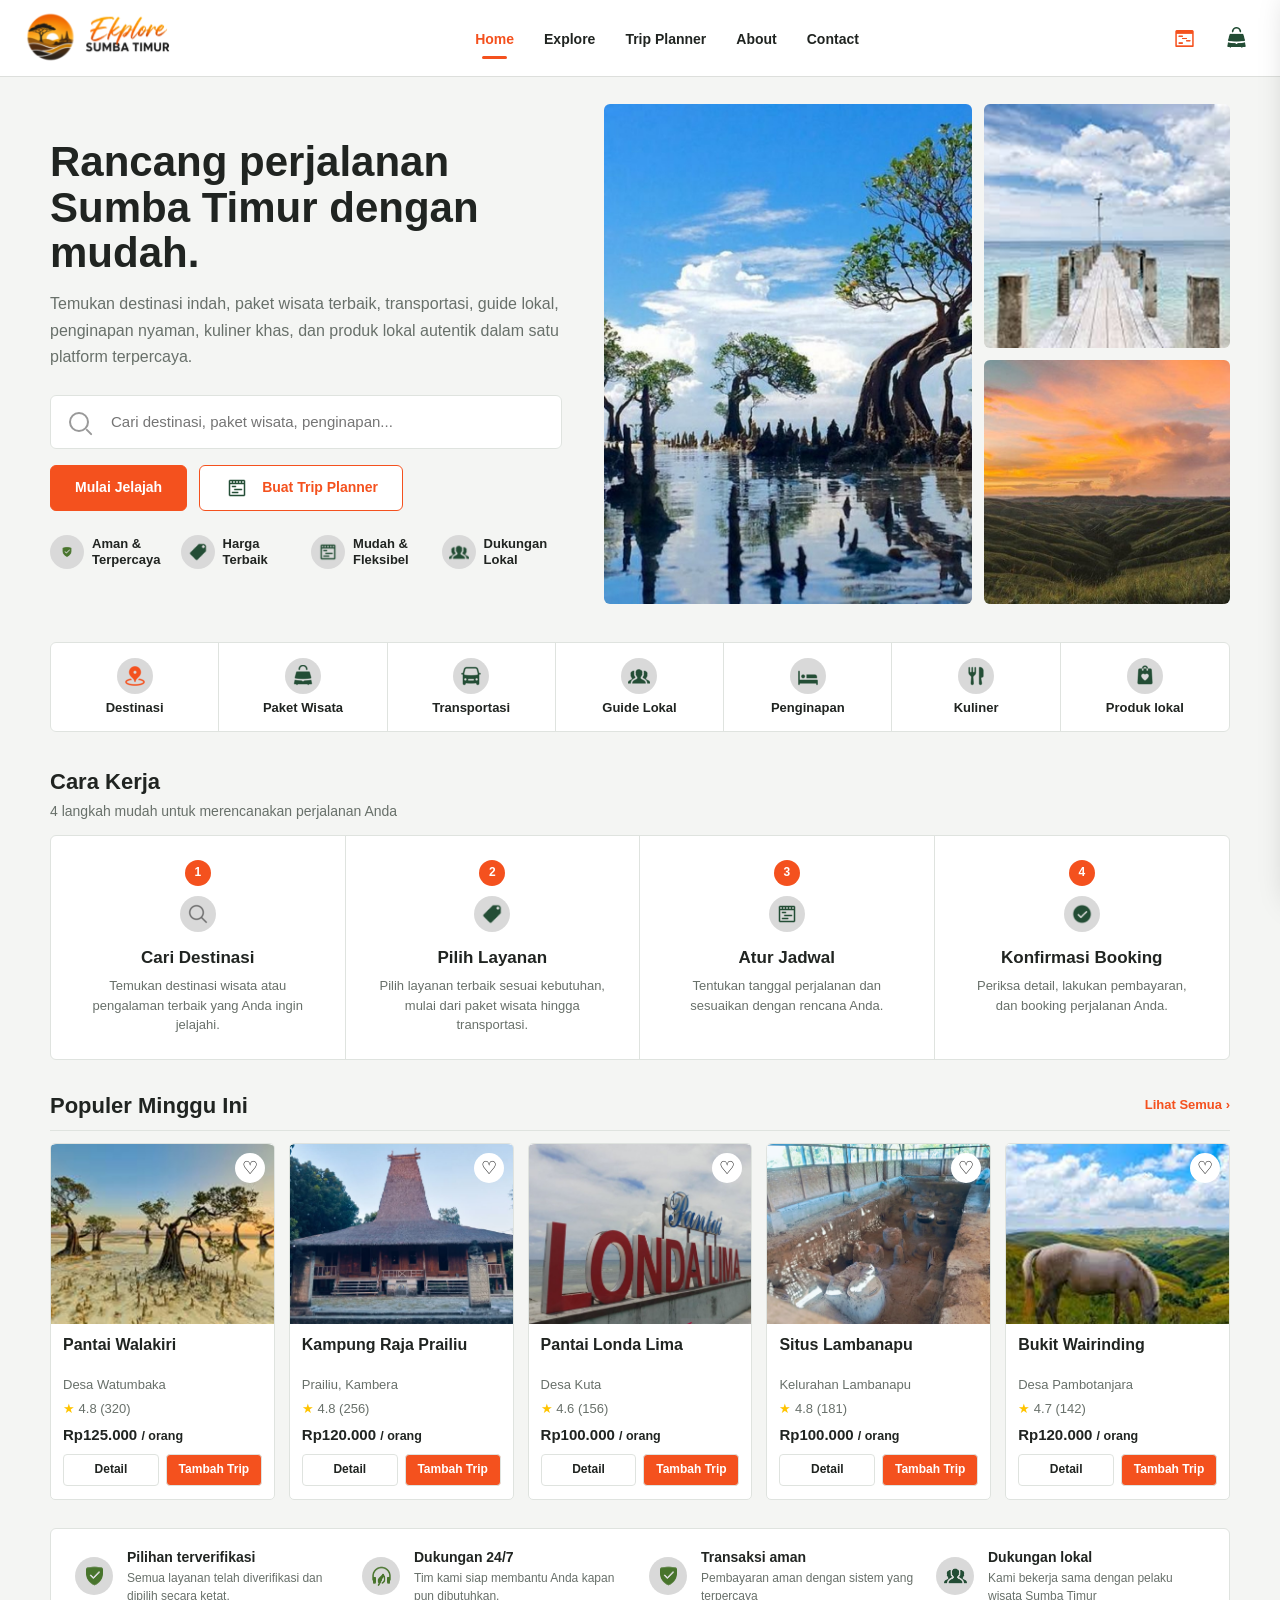
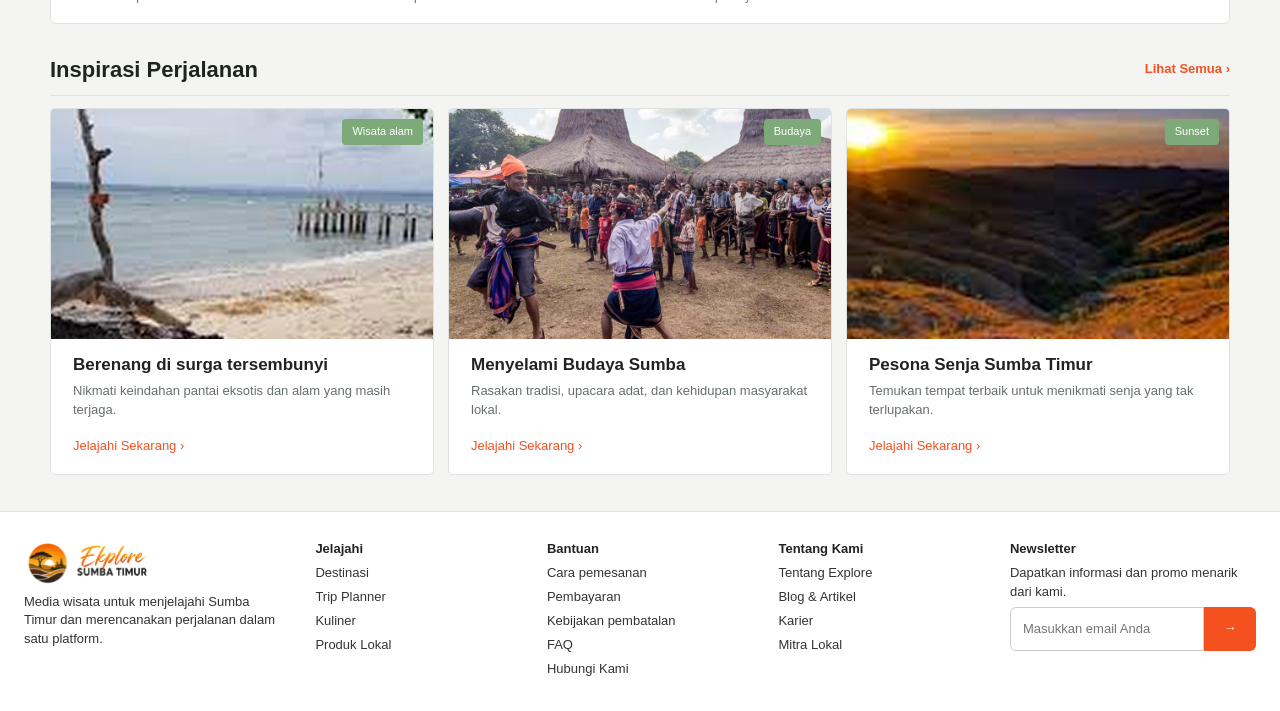
<file: index.html>
<!doctype html>
<html lang="id">
<!-- BAGIAN: HEAD | Menyimpan metadata halaman, judul tab browser, dan menghubungkan seluruh tampilan ke css/styles.css. -->
<head>
  <meta charset="utf-8">
  <meta name="viewport" content="width=device-width, initial-scale=1">
  <title>Explore Sumba Timur - Home</title>
  <link rel="stylesheet" href="css/styles.css">
</head>
<body data-page="home">
  <!-- BAGIAN: HEADER DAN NAVIGASI | Menu utama untuk berpindah halaman. Tombol data-favorite dan data-open-cart diproses oleh js/app.js. -->
  <header class="site-header">
    <a class="logo" href="index.html"><img src="assets/logo/logo_final.svg.svg" alt="Explore Sumba Timur"></a>
    <nav class="main-nav">
      <a class="active" href="index.html">Home</a>
      <a href="explore.html">Explore</a>
      <a href="planner.html">Trip Planner</a>
      <a href="about.html">About</a>
      <a href="contact.html">Contact</a>
    </nav>
    <div class="header-icons">
      <button type="button" data-favorite aria-label="Favorit"></button>
      <button type="button" data-open-cart aria-label="Rencana perjalanan"></button>
    </div>
  </header>

  <main>
    <!-- BAGIAN: HERO | Memperkenalkan tujuan website. Form pencarian mengirim kata kunci ke explore.html melalui parameter q. -->
    <section class="hero container">
      <div class="hero-copy">
        <h1>Rancang perjalanan Sumba Timur dengan mudah.</h1>
        <p>Temukan destinasi indah, paket wisata terbaik, transportasi, guide lokal, penginapan nyaman, kuliner khas, dan produk lokal autentik dalam satu platform terpercaya.</p>
        <form class="search-box" action="explore.html">
          <span class="search-icon"></span>
          <input name="q" placeholder="Cari destinasi, paket wisata, penginapan...">
        </form>
        <div class="hero-actions">
          <a class="btn primary" href="explore.html">Mulai Jelajah</a>
          <a class="btn secondary" href="planner.html"><span class="small-icon calendar"></span>Buat Trip Planner</a>
        </div>
        <div class="trust-list">
          <span><i class="ui-icon shield"></i>Aman &<br>Terpercaya</span>
          <span><i class="ui-icon tag"></i>Harga<br>Terbaik</span>
          <span><i class="ui-icon calendar"></i>Mudah &<br>Fleksibel</span>
          <span><i class="ui-icon users"></i>Dukungan<br>Lokal</span>
        </div>
      </div>
      <div class="hero-gallery">
        <img src="assets/home/hero-1.jpg.jpg" alt="Bentang alam Sumba">
        <img src="assets/home/hero-2.jpg.jpg" alt="Arsitektur budaya">
        <img src="assets/home/hero-3.jpg.jpg" alt="Pantai tropis">
        <img src="assets/home/hero-4.jpg.jpg" alt="Bukit saat senja">
      </div>
    </section>

    <!-- BAGIAN: KATEGORI CEPAT | Setiap kartu mengarahkan pengguna ke halaman atau kategori layanan yang sesuai. -->
    <section class="category-panel container">
      <a href="explore.html"><i class="ui-icon pin active"></i><b>Destinasi</b></a>
      <a href="planner.html"><i class="ui-icon bag"></i><b>Paket Wisata</b></a>
      <a href="explore.html?cat=transportasi"><i class="ui-icon car"></i><b>Transportasi</b></a>
      <a href="explore.html?cat=guide"><i class="ui-icon users"></i><b>Guide Lokal</b></a>
      <a href="explore.html?cat=penginapan"><i class="ui-icon bed"></i><b>Penginapan</b></a>
      <a href="explore.html?cat=kuliner"><i class="ui-icon food"></i><b>Kuliner</b></a>
      <a href="explore.html?cat=produk"><i class="ui-icon shop"></i><b>Produk lokal</b></a>
    </section>

    <!-- BAGIAN: CARA KERJA | Menjelaskan alur penggunaan website dari mencari destinasi sampai konfirmasi booking. -->
    <section class="container work-section">
      <h2>Cara Kerja</h2>
      <p>4 langkah mudah untuk merencanakan perjalanan Anda</p>
      <div class="steps-card">
        <article><b>1</b><i class="ui-icon search"></i><h3>Cari Destinasi</h3><p>Temukan destinasi wisata atau pengalaman terbaik yang Anda ingin jelajahi.</p></article>
        <article><b>2</b><i class="ui-icon tag"></i><h3>Pilih Layanan</h3><p>Pilih layanan terbaik sesuai kebutuhan, mulai dari paket wisata hingga transportasi.</p></article>
        <article><b>3</b><i class="ui-icon calendar"></i><h3>Atur Jadwal</h3><p>Tentukan tanggal perjalanan dan sesuaikan dengan rencana Anda.</p></article>
        <article><b>4</b><i class="ui-icon check"></i><h3>Konfirmasi Booking</h3><p>Periksa detail, lakukan pembayaran, dan booking perjalanan Anda.</p></article>
      </div>
    </section>

    <!-- BAGIAN: DESTINASI POPULER | data-render diisi fungsi renderCards() dari app.js memakai data homePopular dalam data.js. -->
    <section class="container">
      <div class="section-head"><h2>Populer Minggu Ini</h2><a href="explore.html">Lihat Semua ›</a></div>
      <div class="card-grid five" data-render="home-popular"></div>
    </section>

    <!-- BAGIAN: KEUNGGULAN LAYANAN | Menampilkan alasan kepercayaan pengguna terhadap platform. -->
    <section class="container service-strip" id="about">
      <article><i class="ui-icon shield"></i><div><h3>Pilihan terverifikasi</h3><p>Semua layanan telah diverifikasi dan dipilih secara ketat.</p></div></article>
      <article><i class="ui-icon headset"></i><div><h3>Dukungan 24/7</h3><p>Tim kami siap membantu Anda kapan pun dibutuhkan.</p></div></article>
      <article><i class="ui-icon shield"></i><div><h3>Transaksi aman</h3><p>Pembayaran aman dengan sistem yang terpercaya</p></div></article>
      <article><i class="ui-icon users"></i><div><h3>Dukungan lokal</h3><p>Kami bekerja sama dengan pelaku wisata Sumba Timur</p></div></article>
    </section>

    <!-- BAGIAN: INSPIRASI PERJALANAN | Konten editorial yang mengarahkan pengguna ke halaman Explore atau Detail. -->
    <section class="container">
      <div class="section-head"><h2>Inspirasi Perjalanan</h2><a href="explore.html">Lihat Semua ›</a></div>
      <div class="inspiration-grid">
        <article><img src="assets/home/insp-pantai.jpg.jpg" alt="Pantai"><span>Wisata alam</span><h3>Berenang di surga tersembunyi</h3><p>Nikmati keindahan pantai eksotis dan alam yang masih terjaga.</p><a href="explore.html">Jelajahi Sekarang ›</a></article>
        <article><img src="assets/home/insp-budaya.jpg.jpg" alt="Budaya"><span>Budaya</span><h3>Menyelami Budaya Sumba</h3><p>Rasakan tradisi, upacara adat, dan kehidupan masyarakat lokal.</p><a href="detail.html">Jelajahi Sekarang ›</a></article>
        <article><img src="assets/home/insp-sunset.jpg" alt="Sunset"><span>Sunset</span><h3>Pesona Senja Sumba Timur</h3><p>Temukan tempat terbaik untuk menikmati senja yang tak terlupakan.</p><a href="explore.html">Jelajahi Sekarang ›</a></article>
      </div>
    </section>
  </main>

  <!-- BAGIAN: KOMPONEN DINAMIS GLOBAL | Cart, footer, dan toast diisi atau dikendalikan oleh app.js. -->
  <aside class="cart-drawer" id="cartDrawer"></aside>
  <footer class="site-footer" id="footer"></footer>
  <div class="toast" id="toast"></div>
  <!-- URUTAN SCRIPT: data.js harus lebih dahulu karena app.js menggunakan data destinasi dan produk dari file tersebut. -->
  <script src="js/data.js"></script>
  <script src="js/app.js"></script>
</body>
</html>
</file>
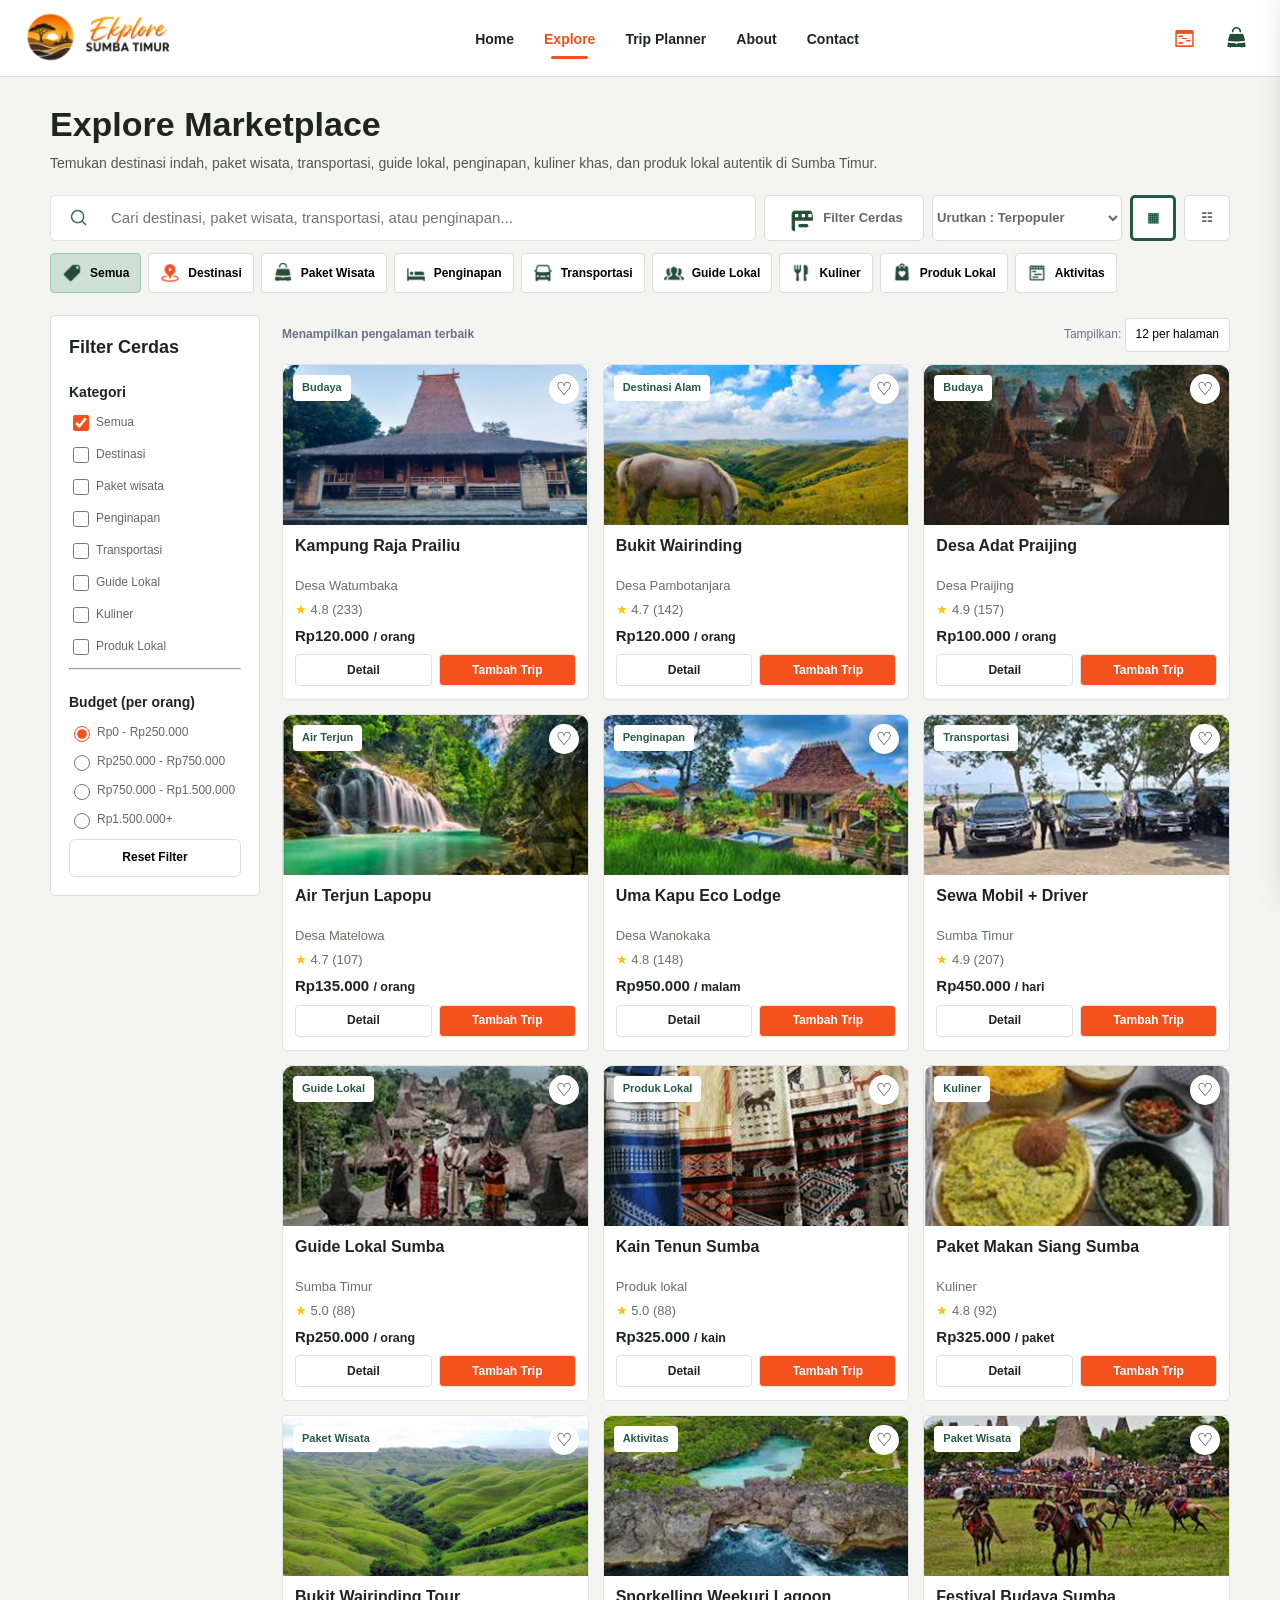
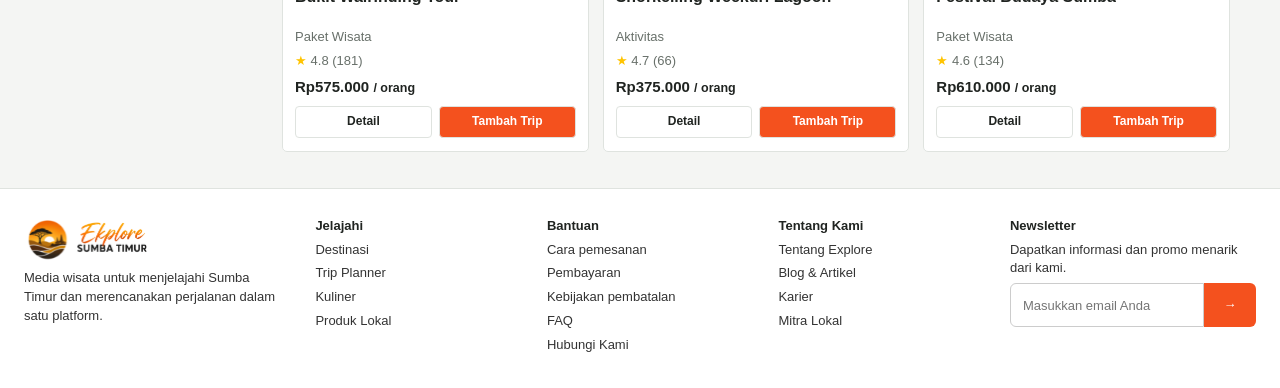
<file: explore.html>
<!doctype html>
<html lang="id">
<!-- BAGIAN: HEAD | Menghubungkan halaman marketplace dengan stylesheet utama. -->
<head>
  <meta charset="utf-8">
  <meta name="viewport" content="width=device-width, initial-scale=1">
  <title>Explore Marketplace</title>
  <link rel="stylesheet" href="css/styles.css">
</head>
<body data-page="explore">
  <!-- BAGIAN: HEADER DAN NAVIGASI | Explore diberi class active karena pengguna sedang berada di halaman marketplace. -->
  <header class="site-header">
    <a class="logo" href="index.html"><img src="assets/logo/logo_final.svg.svg" alt="Explore Sumba Timur"></a>
    <nav class="main-nav">
      <a href="index.html">Home</a>
      <a class="active" href="explore.html">Explore</a>
      <a href="planner.html">Trip Planner</a>
      <a href="about.html">About</a>
      <a href="contact.html">Contact</a>
    </nav>
    <div class="header-icons"><button type="button" data-favorite aria-label="Favorit"></button><button type="button" data-open-cart aria-label="Rencana perjalanan"></button></div>
  </header>

  <!-- BAGIAN: MARKETPLACE | Wadah pencarian, sorting, filter, dan daftar card yang dirender oleh app.js. -->
  <main class="container marketplace">
    <!-- BAGIAN: ALAT PENCARIAN | ID marketSearch, sortSelect, smartFilter, dan categoryTabs dibaca oleh JavaScript. -->
    <section class="market-intro">
      <h1>Explore Marketplace</h1>
      <p>Temukan destinasi indah, paket wisata, transportasi, guide lokal, penginapan, kuliner khas, dan produk lokal autentik di Sumba Timur.</p>
      <div class="market-tools">
        <label class="search-box market-search"><span class="search-icon"></span><input id="marketSearch" placeholder="Cari destinasi, paket wisata, transportasi, atau penginapan..."></label>
        <button class="tool-button" id="smartFilter"><i class="ui-icon sliders"></i>Filter Cerdas</button>
        <select id="sortSelect"><option value="popular">Urutkan : Terpopuler</option><option value="low">Harga Termurah</option><option value="high">Harga Tertinggi</option></select>
        <button class="view-button active" type="button" aria-label="Tampilan grid">▦</button><button class="view-button" type="button" aria-label="Tampilan daftar">☷</button>
      </div>
      <div class="tabs" id="categoryTabs"></div>
    </section>

    <!-- BAGIAN: FILTER DAN HASIL | Filter berada di kiri; data-render="market" menjadi tempat card hasil JavaScript. -->
    <section class="market-layout">
      <aside class="filter-panel">
        <h2>Filter Cerdas</h2>
        <h3>Kategori</h3>
        <label><input type="checkbox" checked>Semua</label>
        <label><input type="checkbox">Destinasi</label>
        <label><input type="checkbox">Paket wisata</label>
        <label><input type="checkbox">Penginapan</label>
        <label><input type="checkbox">Transportasi</label>
        <label><input type="checkbox">Guide Lokal</label>
        <label><input type="checkbox">Kuliner</label>
        <label><input type="checkbox">Produk Lokal</label>
        <hr>
        <h3>Budget <span>(per orang)</span></h3>
        <label><input type="radio" name="budget" checked>Rp0 - Rp250.000</label>
        <label><input type="radio" name="budget">Rp250.000 - Rp750.000</label>
        <label><input type="radio" name="budget">Rp750.000 - Rp1.500.000</label>
        <label><input type="radio" name="budget">Rp1.500.000+</label>
        <button class="reset-button" id="resetFilter">Reset Filter</button>
      </aside>
      <section>
        <div class="result-row"><b id="resultCount">Menampilkan pengalaman terbaik</b><span>Tampilkan: <button type="button">12 per halaman</button></span></div>
        <div class="card-grid three" data-render="market"></div>
      </section>
    </section>
  </main>

  <!-- BAGIAN: KOMPONEN GLOBAL | Drawer Trip Plan, footer, dan toast dipakai bersama oleh beberapa halaman. -->
  <aside class="cart-drawer" id="cartDrawer"></aside>
  <footer class="site-footer" id="footer"></footer>
  <div class="toast" id="toast"></div>
  <!-- URUTAN SCRIPT: data.js menyediakan data; app.js membuat card, filter, favorit, dan cart. -->
  <script src="js/data.js"></script>
  <script src="js/app.js"></script>
</body>
</html>
</file>
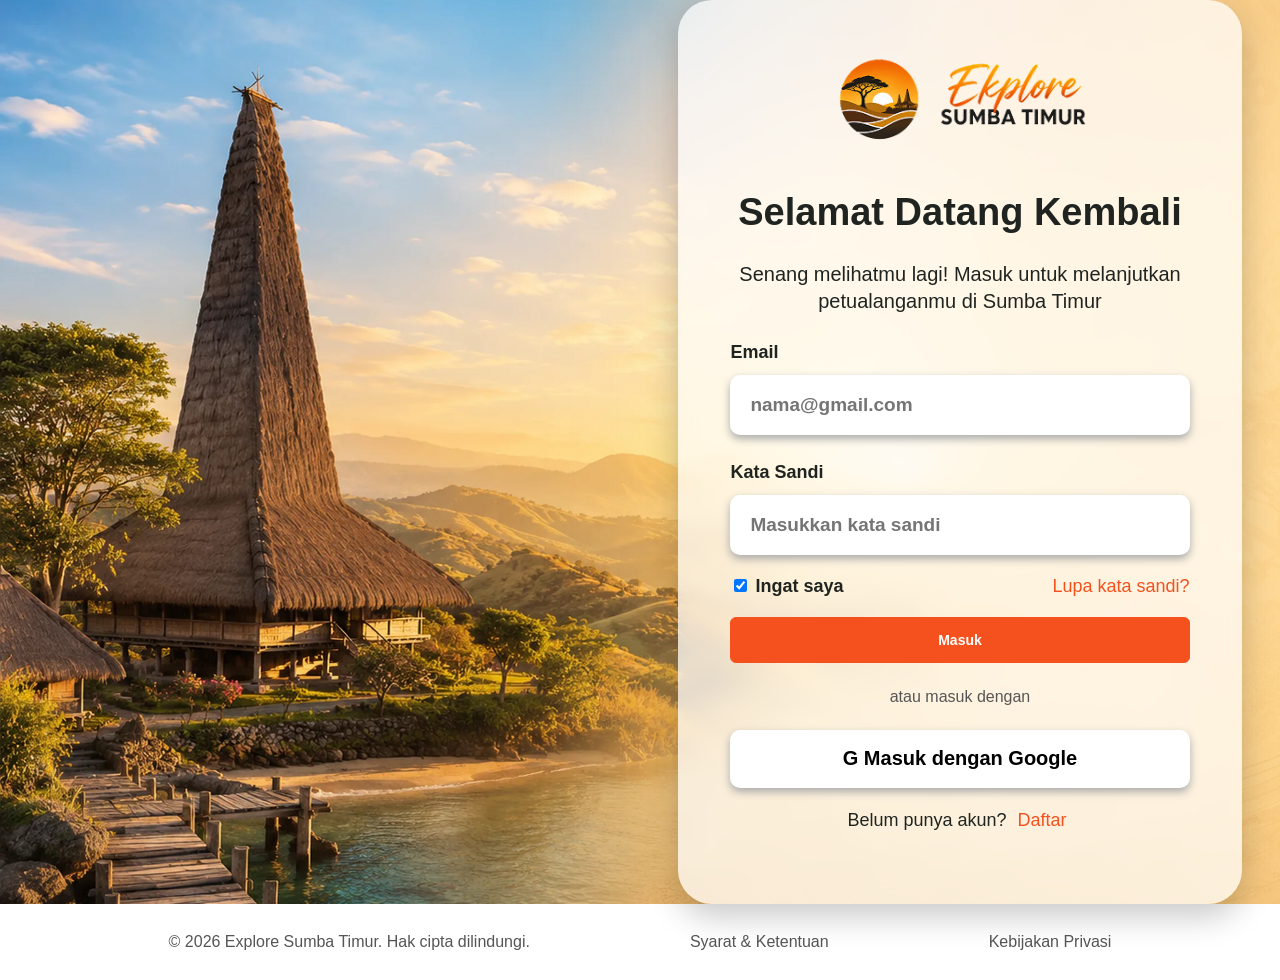
<file: login.html>
<!doctype html>
<html lang="id">

<!-- BAGIAN: HEAD | Menyiapkan metadata, judul tab browser, dan stylesheet untuk halaman login. -->

<head>
  <meta charset="utf-8">
  <meta name="viewport" content="width=device-width, initial-scale=1">
  <title>Login - Explore Sumba Timur</title>
  <link rel="stylesheet" href="css/styles.css">
</head>

<body class="login-page" data-page="login">
  <!-- BAGIAN: LAYOUT LOGIN | login-visual menjadi area gambar; login-panel berisi identitas dan form masuk. -->
  <main class="login-shell">
    <section class="login-visual"></section>
    <section class="login-panel">
      <img src="/assets/logo/logo_final.png.png" alt="Explore Sumba Timur">
      <h1>Selamat Datang Kembali</h1>
      <p>Senang melihatmu lagi! Masuk untuk melanjutkan petualanganmu di Sumba Timur</p>
      <!-- BAGIAN: FORM LOGIN | app.js menyimpan email sebagai simulasi login di LocalStorage lalu mengarahkan ke index.html. -->
      <form id="loginForm">
        <label>Email<input id="loginEmail" type="email" placeholder="nama@gmail.com" required></label>
        <label>Kata Sandi<input id="loginPassword" type="password" placeholder="Masukkan kata sandi" required></label>

        <div class="login-row"><label><input type="checkbox" checked> Ingat saya</label><a href="#">Lupa kata sandi?</a>
        </div>

        <button class="btn primary full" type="submit">Masuk</button>
        <span class="divider">atau masuk dengan</span>
        <button class="google-button" type="button" data-info="Login Google disimulasikan untuk tugas front-end.">G
          Masuk dengan Google</button>
        <p class="register-note">Belum punya akun? <button type="button" id="registerDemo">Daftar</button></p>
        <p class="form-message" id="authMessage"></p>
      </form>
    </section>
  </main>
  <footer class="login-footer">© 2026 Explore Sumba Timur. Hak cipta dilindungi. <span>Syarat &
      Ketentuan</span><span>Kebijakan Privasi</span></footer>
  <!-- BAGIAN: FOOTER LOGIN | Informasi hak cipta dan kebijakan berada tepat di atas komentar ini. -->
  <div class="toast" id="toast"></div>
  <!-- URUTAN SCRIPT: data.js sebagai sumber data umum; app.js mengaktifkan submit login, daftar demo, dan toast. -->
  <script src="js/data.js"></script>
  <script src="js/app.js"></script>
</body>

</html>
</file>
<file: css/styles.css>
/* BAGIAN: VARIABEL DAN RESET GLOBAL | :root menyimpan warna/shadow agar konsisten; aturan dasar menormalkan ukuran box, font, link, gambar, dan lebar container. */
:root{--bg:#f7f6f2;--text:#252525;--muted:#5e5e5e;--orange:#ff5524;--green:#2e654b;--soft:#d7e2da;--line:#dedede;--card:#fff;--shadow:0 3px 10px rgba(0,0,0,.18);--shadow-strong:0 18px 45px rgba(37,37,37,.14)}
*{box-sizing:border-box}html{scroll-behavior:smooth}body{margin:0;background:var(--bg);color:var(--text);font-family:Poppins,Inter,Arial,sans-serif;font-weight:600}a{text-decoration:none;color:inherit}img{display:block;max-width:100%}button,input,select{font:inherit}.container{width:min(1320px,calc(100% - 72px));margin-inline:auto}
/* BAGIAN: HEADER DAN NAVIGASI | Mengatur header sticky, logo, menu aktif, efek hover, serta tombol favorit/cart. */
.site-header{height:104px;background:rgba(255,255,255,.94);box-shadow:0 2px 14px rgba(0,0,0,.12);display:flex;align-items:center;justify-content:space-between;padding:0 clamp(30px,6vw,84px);position:sticky;top:0;z-index:40;backdrop-filter:blur(14px)}.logo img{width:188px}.main-nav{display:flex;align-items:center;gap:52px}.main-nav a{font-weight:900;position:relative;padding:39px 0;transition:color .2s ease}.main-nav a.active,.main-nav a:hover{color:var(--orange)}.main-nav a.active:after,.main-nav a:hover:after{content:"";position:absolute;left:0;right:0;bottom:27px;height:6px;border-radius:6px;background:var(--orange);box-shadow:0 2px 8px #ff9a72}.header-icons{display:flex;gap:26px}.header-icons button{border:0;background:none;font-size:31px;cursor:pointer;transition:transform .2s ease,color .2s ease}.header-icons button:hover{color:var(--orange);transform:translateY(-2px) scale(1.08)}
/* BAGIAN: HERO HOMEPAGE | Mengatur grid teks-gambar, search bar, tombol CTA, gallery, dan daftar kepercayaan. */
.hero{display:grid;grid-template-columns:.88fr 1.12fr;gap:58px;padding:46px 0 38px;align-items:center}.hero-copy{animation:fadeUp .75s ease both}.hero h1{font-size:43px;line-height:1.26;margin:0 0 24px;max-width:650px;letter-spacing:-.01em}.hero p{font-size:19px;line-height:1.58;max-width:690px;color:#292929}.search-box{height:68px;background:#fff;border-radius:12px;display:flex;align-items:center;gap:20px;padding:0 22px;margin:38px 0 26px;box-shadow:0 12px 30px rgba(0,0,0,.06);transition:box-shadow .2s ease,transform .2s ease}.search-box:focus-within{box-shadow:0 16px 40px rgba(255,85,36,.18);transform:translateY(-1px)}.search-box input{width:100%;border:0;outline:0;background:transparent;font-size:18px}.search-icon{width:28px;height:28px;border:4px solid #999;border-radius:50%;position:relative;flex:none}.search-icon:after{content:"";position:absolute;width:14px;height:4px;background:#999;right:-12px;bottom:-6px;transform:rotate(45deg);border-radius:4px}.hero-actions{display:flex;gap:22px}.btn{min-height:60px;border-radius:10px;border:2px solid var(--orange);display:inline-flex;align-items:center;justify-content:center;gap:12px;padding:0 42px;font-weight:900;cursor:pointer;transition:transform .22s ease,box-shadow .22s ease,filter .22s ease}.btn.primary{background:var(--orange);color:#fff}.btn.secondary{background:#fff;color:var(--orange)}.btn:hover{transform:translateY(-3px);box-shadow:var(--shadow-strong);filter:saturate(1.06)}.full{width:100%}.hero-gallery{display:grid;grid-template-columns:1.25fr .86fr;gap:18px;animation:fadeUp .75s .12s ease both}.hero-gallery img{width:100%;height:275px;object-fit:cover;border-radius:15px;box-shadow:0 10px 24px rgba(0,0,0,.12);transition:transform .45s ease,box-shadow .45s ease}.hero-gallery img:nth-child(3),.hero-gallery img:nth-child(4){height:250px}.hero-gallery img:hover{transform:translateY(-6px) scale(1.018);box-shadow:0 18px 42px rgba(0,0,0,.18)}.trust-list{display:grid;grid-template-columns:repeat(4,minmax(0,1fr));gap:18px;margin-top:48px}.trust-list span{display:flex;gap:12px;align-items:center;font-size:16px;font-weight:800;line-height:1.25}
/* BAGIAN: IKON CSS DASAR | Membuat bentuk ikon sederhana memakai pseudo-element sebelum sebagian ikon diganti oleh aset Figma. */
.ui-icon{width:48px;height:48px;border-radius:50%;background:#d9d9d9;display:inline-grid;place-items:center;color:var(--green);position:relative;flex:none;transition:transform .22s ease,background .22s ease,color .22s ease}.ui-icon:before{content:"";width:20px;height:20px;background:currentColor;border-radius:5px}.ui-icon.active,.ui-icon.pin{color:var(--orange)}.ui-icon.shield:before{clip-path:polygon(50% 0,90% 18%,80% 74%,50% 100%,20% 74%,10% 18%)}.ui-icon.tag:before{transform:rotate(-45deg)}.ui-icon.users:before{border-radius:50%;box-shadow:12px 0 0 currentColor,-12px 0 0 currentColor}.ui-icon.search:before{background:transparent;border:4px solid currentColor;border-radius:50%}.ui-icon.check:before{clip-path:polygon(10% 45%,38% 72%,88% 12%,100% 25%,39% 95%,0 56%)}.ui-icon.food:before{width:6px;box-shadow:12px 0 0 currentColor}.ui-icon.sliders:before{height:4px;box-shadow:0 -10px 0 currentColor,0 10px 0 currentColor}.small-icon{width:26px;height:22px;border:2px solid currentColor;border-radius:3px}
/* BAGIAN: KATEGORI DAN CARA KERJA | Mengatur tujuh kategori, empat langkah penggunaan, dan judul section homepage. */
.category-panel{background:#fff;border-radius:12px;box-shadow:var(--shadow-strong);display:grid;grid-template-columns:repeat(7,minmax(0,1fr));gap:8px;padding:24px 36px;margin-bottom:28px;animation:fadeUp .7s .18s ease both}.category-panel a{min-height:92px;text-align:center;font-weight:900;display:flex;flex-direction:column;align-items:center;justify-content:center;gap:10px;border-radius:10px;line-height:1.15;transition:background .22s ease,transform .22s ease,color .22s ease}.category-panel a b{display:block;font-size:15.5px;max-width:112px;min-height:36px}.category-panel a:hover{background:#f7faf7;color:var(--orange);transform:translateY(-4px)}.category-panel a:hover .ui-icon{background:#ffe8df;color:var(--orange);transform:scale(1.06)}.work-section{padding-top:2px}.work-section h2,.section-head h2{font-size:24px;margin:0}.work-section>p{font-size:18px;margin-top:8px}.steps-card{background:#fff;border-radius:12px;padding:34px;display:grid;grid-template-columns:repeat(4,1fr);gap:26px;box-shadow:0 10px 30px rgba(0,0,0,.04)}.steps-card article{text-align:center;transition:transform .25s ease}.steps-card article:hover{transform:translateY(-5px)}.steps-card b{display:grid;place-items:center;width:34px;height:34px;border-radius:50%;background:var(--orange);color:#fff;margin:0 auto 16px}.steps-card h3{font-size:22px;margin:12px 0}.steps-card p{font-size:15.5px;line-height:1.45;max-width:230px;margin-inline:auto}.section-head{display:flex;align-items:center;justify-content:space-between;margin:36px 0 18px}.section-head a{color:var(--orange);font-weight:900}
/* BAGIAN: GRID DAN CARD | Dipakai oleh card hasil render JavaScript pada Homepage, Explore, rekomendasi, dan produk UMKM. */
.card-grid{display:grid;gap:22px}.card-grid.five{grid-template-columns:repeat(5,1fr)}.card-grid.four{grid-template-columns:repeat(4,1fr)}.card-grid.three{grid-template-columns:repeat(3,1fr)}.item-card{background:#fff;border-radius:12px;box-shadow:var(--shadow);overflow:hidden;position:relative;transition:transform .25s ease,box-shadow .25s ease}.item-card:hover{transform:translateY(-7px);box-shadow:var(--shadow-strong)}.item-card img{width:100%;height:170px;object-fit:cover;transition:transform .45s ease}.item-card:hover img{transform:scale(1.055)}.item-body{padding:13px 14px 16px}.item-body h3{font-size:21px;line-height:1.08;margin:0 0 5px}.item-body p{font-size:16px;margin:0 0 5px}.star{color:#ffc400}.price{font-size:17px;font-weight:900}.badge{position:absolute;top:14px;left:14px;background:#fff;color:var(--green);padding:7px 14px;border-radius:18px;font-weight:900;font-size:13px;z-index:2}.heart{position:absolute;top:14px;right:14px;width:34px;height:34px;border-radius:50%;border:0;background:#fff;font-size:20px;cursor:pointer;z-index:2;transition:transform .18s ease,color .18s ease}.heart:hover{transform:scale(1.12)}.heart.liked{color:var(--orange)}.card-actions{display:grid;grid-template-columns:1fr 1fr;gap:10px;margin-top:10px}.mini-btn{min-height:36px;border:0;border-radius:6px;background:#fff;box-shadow:0 1px 6px #bbb;font-weight:900;display:grid;place-items:center;cursor:pointer;transition:transform .2s ease,box-shadow .2s ease}.mini-btn:hover{transform:translateY(-1px);box-shadow:0 7px 16px rgba(0,0,0,.14)}.mini-btn.orange{background:var(--orange);color:#fff}
/* BAGIAN: KEUNGGULAN DAN INSPIRASI | Mengatur service strip serta tiga card artikel/inspirasi pada Homepage. */
.service-strip{margin-top:28px;background:#fff;border-radius:10px;box-shadow:var(--shadow);display:grid;grid-template-columns:repeat(4,1fr);gap:22px;padding:28px}.service-strip article{display:flex;align-items:center;gap:14px}.service-strip h3{font-size:18px;margin:0}.service-strip p{margin:3px 0 0;font-size:15px}.inspiration-grid{display:grid;grid-template-columns:repeat(3,1fr);gap:22px}.inspiration-grid article{background:#fff;border-radius:10px;box-shadow:var(--shadow);overflow:hidden;position:relative}.inspiration-grid img{height:210px;width:100%;object-fit:cover}.inspiration-grid span{position:absolute;right:16px;top:14px;background:#7eaa7a;color:#fff;border-radius:18px;padding:7px 18px}.inspiration-grid h3,.inspiration-grid p,.inspiration-grid a{margin-left:22px;margin-right:22px}.inspiration-grid a{display:block;color:var(--orange);margin-bottom:18px}
/* BAGIAN: EXPLORE MARKETPLACE | Layout search/sort/tab, sidebar filter sticky, serta area jumlah hasil. */
.marketplace{padding-top:34px}.market-intro h1{font-size:43px;margin:0 0 10px}.market-intro p{max-width:720px;line-height:1.55;color:#555}.market-tools{display:grid;grid-template-columns:1fr 210px 220px 58px 58px;gap:12px;margin:34px 0 20px}.market-tools .search-box{height:58px;margin:0}.tool-button,.view-button,.market-tools select{height:58px;border:1px solid #ddd;border-radius:8px;background:#fff;font-weight:900;color:#666;cursor:pointer}.tool-button{display:flex;align-items:center;justify-content:center;gap:10px}.tool-button .ui-icon{width:28px;height:28px;background:transparent}.view-button.active{border:3px solid var(--green);color:var(--green)}.tabs{display:flex;gap:11px;flex-wrap:wrap}.tabs button{height:48px;border:1px solid #ddd;border-radius:9px;background:#fff;padding:0 14px;font-weight:900;cursor:pointer}.tabs button.active{background:#cfe0d6;border-color:#9dc5ad}.market-layout{display:grid;grid-template-columns:250px 1fr;gap:64px;margin-top:32px}.filter-panel{background:#fff;border:1px solid #ddd;border-radius:10px;box-shadow:var(--shadow);padding:28px 24px;position:sticky;top:116px;align-self:start}.filter-panel h2{font-size:25px}.filter-panel h3{font-size:19px;margin-top:34px}.filter-panel label{display:block;margin:16px 0;color:#666}.filter-panel input{width:20px;height:20px;accent-color:var(--orange);vertical-align:middle;margin-right:12px}.reset-button{width:100%;height:48px;border:1px solid #ddd;border-radius:6px;background:#fff;font-weight:900}.result-row{display:flex;justify-content:space-between;align-items:center;margin:10px 0 22px;color:#68718a}.result-row button{height:46px;background:#fff;border:1px solid #ddd;border-radius:8px;padding:0 18px}
/* BAGIAN: HALAMAN PLANNER DASAR | Memberi jarak halaman dan gaya hero planner sebelum aturan extended/v2 diterapkan. */
.planner-page{padding:40px 0}.planner-hero{background:#fff;border-radius:12px;box-shadow:var(--shadow);padding:36px 44px;margin-bottom:30px;display:flex;align-items:center;justify-content:space-between}.planner-hero p{color:var(--orange);font-weight:900;margin:0}.planner-hero h1{font-size:38px;margin:6px 0}
/* BAGIAN: DETAIL DESTINASI | Mengatur gallery, panel informasi, chips, fasilitas, peta, review, dan section putih hasil render extended.js. */
.detail-page{padding-top:42px}.detail-top{display:grid;grid-template-columns:1.02fr .9fr;gap:22px}.detail-gallery .detail-main-img{width:100%;height:380px;object-fit:cover;border-radius:10px}.detail-gallery div{display:grid;grid-template-columns:repeat(3,1fr);gap:10px;margin-top:12px}.detail-gallery div img{height:120px;width:100%;object-fit:cover;border-radius:8px}.detail-panel,.detail-info-grid article,.white-section{background:#fff;border:1px solid #ddd;border-radius:10px;box-shadow:var(--shadow);padding:24px}.outline-badge{display:inline-block;border:2px solid #9ab6aa;border-radius:16px;padding:5px 15px;color:var(--green);font-size:13px}.detail-panel h1{font-size:34px;margin:18px 0 8px}.detail-panel h3{display:flex;align-items:center;gap:10px;margin:0}.detail-panel h3 .ui-icon{width:30px;height:30px;background:transparent}.detail-panel h2{font-size:28px;margin:12px 0}.detail-panel p{font-size:16px;line-height:1.6;color:#555}.rating b{color:#ffc400}.chips{display:flex;flex-wrap:wrap;gap:12px;margin:18px 0}.chips span{background:var(--soft);border-radius:8px;padding:10px 18px}.detail-actions{display:grid;grid-template-columns:1fr 1fr;gap:18px}.detail-info-grid{display:grid;grid-template-columns:1fr 1.35fr;gap:20px;margin-top:24px}.highlight-list,.facts{display:grid;grid-template-columns:repeat(4,1fr);gap:12px;text-align:center}.highlight-list span,.facts span{border-right:1px solid #ddd;padding:14px}.facts{grid-template-columns:repeat(3,1fr);text-align:left}.map-card{min-height:150px;background:#f0f1ef;border-radius:8px;padding:20px;display:grid;gap:12px}.white-section{margin-top:22px}.split-review{display:grid;grid-template-columns:1fr 1fr 2fr;gap:18px}.review-row{display:grid;grid-template-columns:repeat(3,1fr);gap:16px}.review-row span{background:#fff;border:1px solid #ddd;border-radius:8px;padding:18px;box-shadow:0 1px 5px #ddd}
/* BAGIAN: CART DRAWER DAN TOAST | Drawer disembunyikan di kanan sampai class open ditambahkan app.js; toast muncul sementara di bawah layar. */
.cart-drawer{position:fixed;right:0;top:0;z-index:60;width:min(420px,94vw);height:100vh;background:#fff;box-shadow:-10px 0 30px rgba(0,0,0,.22);padding:24px;transform:translateX(105%);transition:.22s;overflow:auto}.cart-drawer.open{transform:translateX(0)}.cart-head{display:flex;justify-content:space-between;align-items:center}.cart-head button{border:0;border-radius:8px;padding:8px 12px}.cart-line{padding:14px 0;border-bottom:1px solid #ddd}.cart-total{font-size:22px;color:var(--orange)}.checkout-now{width:100%;height:52px;border:0;border-radius:8px;background:var(--orange);color:#fff;font-weight:900}.toast{position:fixed;z-index:80;left:50%;bottom:26px;transform:translate(-50%,20px);opacity:0;background:var(--green);color:#fff;padding:12px 20px;border-radius:9px;font-weight:900;transition:.2s}.toast.show{opacity:1;transform:translate(-50%,0)}
/* BAGIAN: FOOTER DAN NEWSLETTER | Layout lima kolom yang isi HTML-nya dibuat oleh footer() dalam app.js. */
.site-footer{margin-top:44px;border-top:2px solid #ccc;background:#fff;padding:30px clamp(30px,6vw,84px);display:grid;grid-template-columns:1.3fr repeat(4,1fr);gap:38px}.site-footer img{width:140px}.site-footer a,.site-footer p{display:block;margin:7px 0;color:#333}.newsletter{display:flex}.newsletter input{height:44px;border:1px solid #ccc;border-radius:6px 0 0 6px;padding:0 12px}.newsletter button{width:52px;border:0;background:var(--orange);color:#fff;border-radius:0 6px 6px 0}
/* BAGIAN: HALAMAN LOGIN | Membagi background visual dan panel form, lalu memberi gaya input, tombol Google, daftar, pesan, serta footer login. */
.login-page{background:#f7dfb8}.login-shell{min-height:calc(100vh - 76px);display:grid;grid-template-columns:1fr 1fr;background:linear-gradient(90deg,rgba(255,255,255,0) 42%,rgba(255,213,142,.65)),url(/assets/login&daftar/logo-latar-belakang.webp) left center/cover no-repeat}.login-panel{align-self:center;justify-self:center;width:min(620px,88%);background:rgba(255,255,255,.72);border-radius:34px;box-shadow:0 12px 32px rgba(0,0,0,.22);backdrop-filter:blur(8px);padding:52px}.login-panel>img{width:260px;margin:0 auto 35px}.login-panel h1{text-align:center;font-size:38px;margin:0 0 14px}.login-panel>p{text-align:center;font-size:20px;line-height:1.35}.login-panel label{display:block;font-size:18px;font-weight:900;margin-top:24px}.login-panel input[type=email],.login-panel input[type=password]{width:100%;height:60px;border:0;border-radius:10px;margin-top:10px;padding:0 20px;font-size:19px;box-shadow:0 4px 8px #aaa}.login-row{display:flex;justify-content:space-between;align-items:center;margin:18px 0}.login-row label{margin:0}.login-row a,.register-note button{border:0;background:none;color:var(--orange);cursor:pointer;font-size:18px}.divider{display:block;text-align:center;margin:22px 0;color:#555}.google-button{width:100%;height:58px;border:0;border-radius:10px;background:#fff;font-size:20px;font-weight:900;box-shadow:0 4px 8px #aaa}.register-note{text-align:center;font-size:18px}.form-message{text-align:center;color:var(--orange)}.login-footer{height:76px;background:#fff;display:flex;align-items:center;justify-content:center;gap:160px;color:#555}
/* BAGIAN: ANIMASI DAN RESPONSIVE DASAR | reveal bekerja bersama initReveal() di app.js; media query menyesuaikan tablet/mobile dan aksesibilitas gerakan. */
.reveal{opacity:0;transform:translateY(24px);transition:opacity .7s ease,transform .7s ease}.reveal.in-view{opacity:1;transform:none}@keyframes fadeUp{from{opacity:0;transform:translateY(24px)}to{opacity:1;transform:none}}@media (prefers-reduced-motion:reduce){*,*:before,*:after{animation:none!important;transition:none!important;scroll-behavior:auto!important}}
@media(max-width:1050px){.container{width:calc(100% - 32px)}.site-header{height:auto;align-items:flex-start;padding:16px;gap:14px}.main-nav{gap:18px;flex-wrap:wrap}.hero,.market-layout,.detail-top,.login-shell{grid-template-columns:1fr}.hero-gallery,.category-panel,.card-grid.five,.card-grid.four,.card-grid.three,.service-strip,.inspiration-grid,.detail-info-grid,.split-review{grid-template-columns:1fr 1fr}.market-tools{grid-template-columns:1fr 1fr}.filter-panel{position:static}.login-visual{display:none}.site-footer{grid-template-columns:1fr 1fr}.login-footer{gap:24px;flex-wrap:wrap}}
@media(max-width:650px){.logo img{width:125px}.main-nav{font-size:13px}.hero h1,.market-intro h1,.planner-hero h1,.detail-panel h1,.login-panel h1{font-size:30px}.hero-actions,.planner-hero,.detail-actions{display:grid}.hero-gallery,.category-panel,.card-grid.five,.card-grid.four,.card-grid.three,.service-strip,.inspiration-grid,.detail-info-grid,.split-review,.highlight-list,.facts,.market-tools{grid-template-columns:1fr}.site-footer{grid-template-columns:1fr}.login-panel{padding:30px 22px}.login-panel>img{width:210px}}

/* BAGIAN: ASET IKON FIGMA | Mengganti bentuk ikon CSS dengan file SVG/PNG dalam assets/icons agar sama dengan desain Figma. */
.ui-icon.asset-icon:before,
.ui-icon.pin:before,
.ui-icon.bag:before,
.ui-icon.car:before,
.ui-icon.users:before,
.ui-icon.bed:before,
.ui-icon.food:before,
.ui-icon.shop:before,
.ui-icon.shield:before,
.ui-icon.tag:before,
.ui-icon.calendar:before,
.ui-icon.search:before,
.ui-icon.check:before,
.ui-icon.sliders:before,
.ui-icon.headset:before{display:none}

.ui-icon{background-repeat:no-repeat;background-position:center;background-size:28px 28px}
body[data-page="home"] .ui-icon.pin, body[data-page="home"] .ui-icon.active{background-image:url("../assets/icons/home/Place Marker.svg")}
body[data-page="home"] .ui-icon.bag{background-image:url("../assets/icons/home/Bag.svg")}
body[data-page="home"] .ui-icon.car{background-image:url("../assets/icons/home/Transportation.svg")}
body[data-page="home"] .ui-icon.users{background-image:url("../assets/icons/home/Users.svg")}
body[data-page="home"] .ui-icon.bed{background-image:url("../assets/icons/home/Sleeping in Bed.svg")}
body[data-page="home"] .ui-icon.food{background-image:url("../assets/icons/home/Cutlery.svg")}
body[data-page="home"] .ui-icon.shop{background-image:url("../assets/icons/home/Shopaholic.svg")}
body[data-page="home"] .ui-icon.shield{background-image:url("../assets/icons/home/Protect.svg")}
body[data-page="home"] .ui-icon.tag{background-image:url("../assets/icons/home/Price Tag.png")}
body[data-page="home"] .ui-icon.calendar{background-image:url("../assets/icons/home/Timeline Week.svg")}
body[data-page="home"] .ui-icon.search{background-image:url("../assets/icons/home/Search.svg")}
body[data-page="home"] .ui-icon.check{background-image:url("../assets/icons/home/Check Mark.png")}
body[data-page="home"] .ui-icon.headset{background-image:url("../assets/icons/home/Easy Listening.svg")}

body[data-page="explore"] .ui-icon.sliders,
body[data-page="planner"] .ui-icon.sliders{background-image:url("../assets/icons/eksplore/Timeline Week.png")}
body[data-page="explore"] .search-icon,
body[data-page="planner"] .search-icon{background-image:url("../assets/icons/eksplore/Search.png");background-size:contain;background-repeat:no-repeat;background-position:center;border:0}
body[data-page="explore"] .search-icon:after,
body[data-page="planner"] .search-icon:after{display:none}

body[data-page="detail"] .ui-icon.pin, body[data-page="detail"] .ui-icon.active{background-image:url("../assets/icons/detail prailiu/Map.svg")}
body[data-page="detail"] .ui-icon.shield{background-image:url("../assets/icons/detail prailiu/Protect.svg")}
body[data-page="detail"] .ui-icon.tag{background-image:url("../assets/icons/detail prailiu/Sale Price Tag.svg")}
body[data-page="detail"] .ui-icon.calendar{background-image:url("../assets/icons/detail prailiu/Today.svg")}
body[data-page="detail"] .ui-icon.car{background-image:url("../assets/icons/detail prailiu/Car.svg")}
body[data-page="detail"] .ui-icon.users{background-image:url("../assets/icons/detail prailiu/Conference.svg")}

.header-icons button{width:36px;height:36px;font-size:0;background-repeat:no-repeat;background-position:center;background-size:28px 28px}
.header-icons button[data-favorite]{background-image:url("../assets/icons/home/Outline.svg")}
.header-icons button[data-open-cart]{background-image:url("../assets/icons/home/Bag.svg")}
.header-icons button:hover{filter:drop-shadow(0 4px 8px rgba(255,85,36,.25))}
.small-icon.calendar{border:0;background:url("../assets/icons/home/Timeline Week.svg") center/contain no-repeat}

.main-nav a.nav-disabled{cursor:default;pointer-events:none;color:var(--text)}
.main-nav a.nav-disabled.active{color:var(--orange)}
.tabs button{display:inline-flex;align-items:center;justify-content:center;gap:8px;white-space:nowrap;line-height:1}
.tab-icon{width:24px;height:24px;display:inline-block;flex:0 0 24px;background-repeat:no-repeat;background-position:center;background-size:contain}
.tab-icon.grid{background-image:url("../assets/icons/home/Group 4.svg")}
.tab-icon.destination{background-image:url("../assets/icons/home/Place Marker.svg")}
.tab-icon.package{background-image:url("../assets/icons/home/Bag.svg")}
.tab-icon.bed{background-image:url("../assets/icons/home/Sleeping in Bed.svg")}
.tab-icon.car{background-image:url("../assets/icons/home/Transportation.svg")}
.tab-icon.guide{background-image:url("../assets/icons/home/Users.svg")}
.tab-icon.food{background-image:url("../assets/icons/home/Cutlery.svg")}
.tab-icon.shop{background-image:url("../assets/icons/home/Shopaholic.svg")}
.tab-icon.activity{background-image:url("../assets/icons/home/Timeline Week.svg")}
.category-panel a b{word-break:normal;overflow-wrap:normal}
.trust-list span{min-width:0}

/* BAGIAN: HALAMAN EXTENDED | Gaya untuk HTML dinamis yang dibuat extended.js: Detail, planner lama, My Trip, About, dan Contact. */
.main-nav{gap:34px}
.main-nav a{white-space:nowrap}
.planner-title{display:flex;justify-content:space-between;align-items:end;gap:24px;margin:0 0 24px}
.planner-title h1{font-size:42px;margin:0 0 8px}.planner-title p{color:var(--orange);margin:0 0 5px}.planner-title span{color:var(--muted)}
.planner-steps{display:grid;grid-template-columns:repeat(4,1fr);padding:24px 34px;margin:0 0 28px}
.planner-steps>div{display:flex;align-items:center;gap:12px;color:#555}
.planner-steps>div:not(:last-child):after{content:"";height:2px;background:#999;flex:1;margin:0 24px}
.planner-steps b{width:40px;height:40px;display:grid;place-items:center;border-radius:50%;background:#111;color:#fff}
.planner-steps .active{color:var(--orange)}.planner-steps .active b{background:var(--orange)}
.planner-workspace{display:grid;grid-template-columns:minmax(0,1fr) 360px;gap:28px;align-items:start}
.planner-form,.planner-summary{margin-top:0}.planner-form h2{margin:28px 0 15px}.planner-form h2:first-child{margin-top:0}
.planner-summary{position:sticky;top:124px}.planner-summary h3{margin-top:28px}
.planner-item{display:grid;grid-template-columns:130px 1fr 160px 116px;gap:18px;align-items:center;padding:15px 0;border-bottom:1px solid var(--line)}
.planner-item img{width:130px;height:84px;object-fit:cover;border-radius:8px}.planner-item h3{margin:0 0 4px}.planner-item p{margin:0;color:#666}.planner-item>strong{color:var(--orange)}
.quantity-control{display:grid;grid-template-columns:36px 42px 36px;border:1px solid #ccc;border-radius:7px;overflow:hidden;background:#fff}
.quantity-control button{border:0;background:#fff;font-size:20px;cursor:pointer}.quantity-control span{display:grid;place-items:center;border-inline:1px solid #ddd}
.planner-add{display:grid;place-items:center;min-height:48px;border:2px dashed #bfc6bc;color:var(--green);border-radius:7px;margin-top:16px}
.planner-fields{display:grid;gap:14px}.planner-fields.two{grid-template-columns:1fr 1fr}
.planner-form label,.contact-form label{display:grid;gap:8px;font-weight:900}
.planner-form input,.planner-form select,.planner-form textarea,.contact-form input,.contact-form textarea{width:100%;min-height:50px;padding:12px 14px;border:1px solid #ccc;border-radius:8px;background:#fff}
.planner-form textarea,.contact-form textarea{min-height:130px;resize:vertical}
.traveler-fields{display:grid;grid-template-columns:repeat(4,1fr);gap:12px}.traveler-fields label{padding:13px;border:1px solid #ddd;border-radius:8px}.traveler-fields input{text-align:center}
.budget-options{display:grid;grid-template-columns:repeat(4,1fr);gap:12px}.budget-options button{height:58px;background:#fff;border:1px solid #ccc;border-radius:8px;font-weight:900;cursor:pointer}.budget-options button.active{border:2px solid var(--orange);color:var(--orange);background:#fff6f1}
.summary-item{display:grid;grid-template-columns:66px 1fr auto;gap:11px;align-items:center;padding:12px 0;border-bottom:1px solid #ddd}.summary-item img{width:66px;height:58px;object-fit:cover;border-radius:7px}.summary-item small{display:block;color:#777}.summary-item b{font-size:13px}
.summary-row{display:flex;justify-content:space-between;gap:20px;margin:13px 0}.planner-total{display:flex;align-items:center;justify-content:space-between;gap:20px;padding:18px;margin:22px 0;background:#fff7ee;border-radius:8px}.planner-total strong{font-size:26px;color:var(--orange)}
.planner-summary .btn{margin-top:10px}.status-badge,.day-badge{display:inline-block;padding:5px 9px;border-radius:6px;background:#fff0e7;color:var(--orange);font-weight:900}.clear-plan{width:100%;border:0;background:transparent;color:var(--orange);font-weight:900;margin-top:14px;cursor:pointer}
.my-trip-item{display:grid;grid-template-columns:185px 1fr 140px 116px;gap:20px;align-items:center;padding:16px 0;border-bottom:1px solid #ddd}.my-trip-item img{width:185px;height:120px;object-fit:cover;border-radius:8px}.my-trip-item h3{margin:8px 0}.my-trip-item p{margin:0;color:#666}.my-trip-item>strong{font-size:21px}.my-trip-item>strong small{display:block;font-size:14px}
.planner-bottom{display:grid;grid-template-columns:1fr 1fr;gap:28px;margin-top:28px}.planner-bottom textarea{width:100%;min-height:150px;padding:14px;border:1px solid #ccc;border-radius:8px;margin-bottom:14px}
.payment-option{display:flex;align-items:center;gap:14px;border:1px solid #ddd;border-radius:8px;padding:17px;margin:10px 0}.payment-option input{width:21px;height:21px;accent-color:var(--orange)}.payment-option small{display:block;color:#777;margin-top:4px}
.map-placeholder{min-height:170px;border-radius:8px;background:radial-gradient(circle at 56% 45%,#ff5524 0 7px,#fff 8px 11px,transparent 12px),linear-gradient(35deg,transparent 45%,rgba(44,103,75,.28) 46% 48%,transparent 49%),linear-gradient(135deg,#d7eee0,#c9dfe9);padding:20px;display:flex;flex-direction:column;justify-content:flex-end}.map-placeholder.large{min-height:330px;margin-bottom:16px}.map-placeholder span{color:#555}
.empty-state{text-align:center;padding:80px 30px}.empty-state h1{font-size:38px}
.about-hero{display:grid;grid-template-columns:.85fr 1.15fr;gap:35px;align-items:center;margin-bottom:28px}.about-hero h1{font-size:42px}.about-hero p{line-height:1.7;color:#555}.about-hero img{width:100%;height:350px;object-fit:cover;border-radius:12px}
.about-values,.about-columns{display:grid;grid-template-columns:repeat(3,1fr);gap:22px;margin-bottom:28px}.about-values .white-section,.about-columns .white-section{margin:0}.about-stats{display:grid;grid-template-columns:repeat(5,1fr);text-align:center;margin-bottom:28px}.about-stats strong{display:block;font-size:28px}.about-stats span{color:#666}
.team-grid{display:grid;grid-template-columns:repeat(4,1fr);gap:18px}.team-card{text-align:center;margin:0}.team-card>div{width:86px;height:86px;border-radius:50%;display:grid;place-items:center;background:#ffe4d7;color:var(--orange);font-size:30px;margin:0 auto 13px}.team-card p{color:#666}
.contact-grid{display:grid;grid-template-columns:1.1fr .9fr;gap:28px;margin-bottom:28px}.contact-grid .white-section{margin:0}.contact-form{display:grid;gap:18px}.contact-info>div{padding:17px 0;border-bottom:1px solid #ccc}.contact-info p{color:#666;line-height:1.6}.faq-list details{border:1px solid #ddd;border-radius:8px;margin:10px 0}.faq-list summary{padding:16px;cursor:pointer}.faq-list details p{padding:0 16px 16px;color:#666}

@media(max-width:1150px){
  .main-nav{gap:18px}.main-nav a{font-size:14px}
  .planner-workspace,.contact-grid,.about-hero{grid-template-columns:1fr}.planner-summary{position:static}
  .planner-item{grid-template-columns:110px 1fr}.planner-item>strong,.planner-item>.quantity-control{grid-column:2}
  .my-trip-item{grid-template-columns:140px 1fr}.my-trip-item>strong,.my-trip-item>.quantity-control{grid-column:2}
}
@media(max-width:760px){
  .planner-steps{display:none}.planner-title{align-items:start;flex-direction:column}
  .planner-fields.two,.traveler-fields,.budget-options,.planner-bottom,.about-values,.about-columns,.about-stats,.team-grid{grid-template-columns:1fr 1fr}
}
@media(max-width:520px){
  .planner-fields.two,.traveler-fields,.budget-options,.planner-bottom,.about-values,.about-columns,.about-stats,.team-grid{grid-template-columns:1fr}
  .planner-item,.my-trip-item{grid-template-columns:90px 1fr}.planner-item img,.my-trip-item img{width:90px;height:80px}
}

/* BAGIAN: REDESIGN DENSITAS 2026 | Override aturan sebelumnya agar layout lebih padat, profesional, dan sesuai desain final. Karena berada lebih bawah, aturan ini memiliki prioritas. */
:root{
  --bg:#f4f5f3;
  --text:#202421;
  --muted:#68706a;
  --orange:#f4511e;
  --orange-dark:#d93d11;
  --green:#245c43;
  --soft:#e4ebe6;
  --line:#dfe3df;
  --card:#fff;
  --shadow:0 2px 8px rgba(24,36,28,.08);
  --shadow-strong:0 14px 32px rgba(24,36,28,.12)
}
body{font-weight:500;line-height:1.45}
.reveal,.reveal.in-view{opacity:1;transform:none}
.container{width:min(1500px,calc(100% - 48px))}
.site-header{
  height:76px;
  padding:0 max(24px,calc((100vw - 1500px)/2));
  box-shadow:0 1px 0 rgba(24,36,28,.1);
  backdrop-filter:blur(16px)
}
.logo img{width:150px}
.main-nav{gap:8px}
.main-nav a{
  padding:27px 18px 25px;
  font-size:14px;
  font-weight:800
}
.main-nav a.active:after,.main-nav a:hover:after{
  bottom:15px;
  left:18px;
  right:18px;
  height:3px;
  box-shadow:none
}
.header-icons{gap:8px}
.header-icons button{
  width:44px;
  height:44px;
  border-radius:6px;
  background-size:23px 23px
}
.header-icons button:hover{background-color:#f2f5f2}
.hero{
  grid-template-columns:minmax(420px,.82fr) minmax(600px,1.18fr);
  min-height:560px;
  gap:42px;
  padding:28px 0
}
.hero h1{
  max-width:620px;
  margin-bottom:16px;
  font-size:48px;
  line-height:1.08;
  letter-spacing:0
}
.hero p{
  max-width:640px;
  margin:0;
  font-size:16px;
  line-height:1.65;
  color:var(--muted)
}
.search-box{
  height:54px;
  margin:24px 0 16px;
  padding:0 18px;
  border:1px solid var(--line);
  border-radius:6px;
  box-shadow:none
}
.search-box input{font-size:15px}
.search-icon{width:20px;height:20px;border-width:2px}
.search-icon:after{width:8px;height:2px;right:-6px;bottom:-3px}
.hero-actions{gap:12px}
.btn{
  min-height:46px;
  padding:0 24px;
  border-width:1px;
  border-radius:6px;
  font-size:14px;
  font-weight:800
}
.btn:hover{transform:translateY(-1px);box-shadow:0 8px 18px rgba(24,36,28,.12)}
.trust-list{gap:10px;margin-top:24px}
.trust-list span{gap:8px;font-size:13px;line-height:1.2}
.trust-list .ui-icon{width:34px;height:34px;background-size:20px 20px}
.hero-gallery{
  grid-template-columns:1.35fr .9fr;
  grid-template-rows:1fr 1fr;
  gap:12px;
  height:500px
}
.hero-gallery img,.hero-gallery img:nth-child(3),.hero-gallery img:nth-child(4){
  height:100%;
  border-radius:6px;
  box-shadow:none
}
.hero-gallery img:first-child{grid-row:1/3}
.hero-gallery img:nth-child(2){display:none}
.hero-gallery img:hover{transform:none;box-shadow:none}
.category-panel{
  margin:10px auto 28px;
  padding:0;
  gap:0;
  border:1px solid var(--line);
  border-radius:6px;
  box-shadow:none;
  overflow:hidden
}
.category-panel a{
  min-height:88px;
  gap:7px;
  border-right:1px solid var(--line);
  border-radius:0
}
.category-panel a:last-child{border-right:0}
.category-panel a b{min-height:auto;font-size:13px}
.category-panel .ui-icon{width:36px;height:36px;background-size:22px 22px}
.category-panel a:hover{transform:none;background:#f7faf7}
.work-section{padding-top:6px}
.work-section h2,.section-head h2{font-size:22px}
.work-section>p{margin:3px 0 14px;font-size:14px;color:var(--muted)}
.steps-card{
  padding:0;
  gap:0;
  border:1px solid var(--line);
  border-radius:6px;
  box-shadow:none
}
.steps-card article{
  min-height:190px;
  padding:24px 30px;
  border-right:1px solid var(--line)
}
.steps-card article:last-child{border-right:0}
.steps-card article:hover{transform:none;background:#fbfcfb}
.steps-card b{width:26px;height:26px;margin-bottom:10px;font-size:12px}
.steps-card .ui-icon{width:36px;height:36px;background-size:22px 22px}
.steps-card h3{margin:8px 0 5px;font-size:17px}
.steps-card p{margin:0 auto;font-size:13px;line-height:1.5;color:var(--muted)}
.section-head{margin:30px 0 12px;padding-bottom:9px;border-bottom:1px solid var(--line)}
.section-head a{font-size:13px}
.card-grid{gap:14px}
.card-grid.five{grid-template-columns:repeat(5,minmax(0,1fr))}
.item-card{
  border:1px solid var(--line);
  border-radius:5px;
  box-shadow:none
}
.item-card:hover{transform:translateY(-2px);box-shadow:0 8px 20px rgba(24,36,28,.1)}
.item-card img{height:180px}
.item-body{padding:11px 12px 13px}
.item-body h3{min-height:38px;margin-bottom:3px;font-size:16px;line-height:1.2}
.item-body p{font-size:13px;color:var(--muted)}
.price{font-size:15px}
.badge{top:10px;left:10px;padding:5px 9px;border-radius:4px;font-size:11px}
.heart{top:9px;right:9px;width:30px;height:30px;font-size:18px}
.card-actions{gap:7px;margin-top:8px}
.mini-btn{min-height:32px;border:1px solid var(--line);border-radius:4px;box-shadow:none;font-size:12px}
.mini-btn:hover{box-shadow:none}
.service-strip{
  margin-top:28px;
  padding:18px 24px;
  gap:18px;
  border:1px solid var(--line);
  border-radius:6px;
  box-shadow:none
}
.service-strip .ui-icon{width:38px;height:38px;background-size:23px}
.service-strip h3{font-size:14px}
.service-strip p{font-size:12px;color:var(--muted)}
.inspiration-grid{gap:14px}
.inspiration-grid article{border:1px solid var(--line);border-radius:5px;box-shadow:none}
.inspiration-grid img{height:230px}
.inspiration-grid span{top:10px;right:10px;padding:5px 10px;border-radius:4px;font-size:11px}
.inspiration-grid h3{margin-top:14px;margin-bottom:5px;font-size:17px}
.inspiration-grid p{min-height:42px;margin-top:0;font-size:13px;color:var(--muted)}
.inspiration-grid a{font-size:13px}
.site-footer{
  margin-top:36px;
  padding:28px max(24px,calc((100vw - 1500px)/2));
  gap:32px;
  border-top:1px solid var(--line);
  font-size:13px
}
.site-footer img{width:125px}
.site-footer a,.site-footer p{margin:5px 0}

.marketplace{padding-top:24px}
.market-intro h1{font-size:34px;margin-bottom:4px}
.market-intro p{max-width:900px;margin:0;font-size:14px}
.market-tools{
  grid-template-columns:minmax(320px,1fr) 160px 190px 46px 46px;
  gap:8px;
  margin:20px 0 12px
}
.market-tools .search-box,.tool-button,.view-button,.market-tools select{height:46px;border-radius:5px;font-size:13px}
.tabs{gap:7px;flex-wrap:nowrap;overflow-x:auto;padding-bottom:4px}
.tabs button{height:40px;padding:0 11px;border-radius:4px;font-size:12px}
.tab-icon{width:20px;height:20px;flex-basis:20px}
.market-layout{grid-template-columns:210px minmax(0,1fr);gap:22px;margin-top:18px}
.filter-panel{
  top:90px;
  padding:18px;
  border-radius:5px;
  box-shadow:none
}
.filter-panel h2{margin:0;font-size:18px}
.filter-panel h3{margin:22px 0 8px;font-size:14px}
.filter-panel label{margin:10px 0;font-size:12px}
.filter-panel input{width:16px;height:16px;margin-right:7px}
.reset-button{height:38px;font-size:12px}
.result-row{margin:3px 0 12px;font-size:12px}
.result-row button{height:34px;padding:0 10px;border-radius:4px}
.market-layout .card-grid.three{grid-template-columns:repeat(4,minmax(0,1fr))}
.market-layout .item-card img{height:160px}

.planner-page,.detail-page{padding-top:24px;padding-bottom:24px}
.planner-title{margin-bottom:16px}
.planner-title h1,.about-hero h1{font-size:34px}
.planner-steps{margin-bottom:18px;padding:15px 20px;border-radius:5px}
.planner-steps b{width:32px;height:32px}
.planner-workspace{grid-template-columns:minmax(0,1fr) 340px;gap:18px}
.white-section,.detail-panel,.detail-info-grid article{
  padding:18px;
  border-radius:5px;
  box-shadow:none
}
.planner-summary{top:94px}
.planner-item{grid-template-columns:100px 1fr 140px 104px;gap:13px;padding:11px 0}
.planner-item img{width:100px;height:68px;border-radius:4px}
.planner-item h3{font-size:15px}
.planner-item p,.planner-item strong{font-size:12px}
.quantity-control{grid-template-columns:30px 38px 30px;border-radius:4px}
.planner-form h2{margin:20px 0 10px;font-size:18px}
.planner-form input,.planner-form select,.planner-form textarea,.contact-form input,.contact-form textarea{min-height:44px;border-radius:4px}
.traveler-fields label{padding:9px;border-radius:4px;font-size:12px}
.budget-options button{height:46px;border-radius:4px;font-size:12px}
.summary-item{grid-template-columns:54px 1fr auto;padding:9px 0;font-size:12px}
.summary-item img{width:54px;height:46px;border-radius:4px}
.summary-row{margin:9px 0;font-size:12px}
.planner-total{margin:15px 0;padding:13px;border-radius:4px}
.planner-total strong{font-size:21px}
.my-trip-item{grid-template-columns:140px 1fr 125px 104px;gap:14px;padding:12px 0}
.my-trip-item img{width:140px;height:92px;border-radius:4px}
.planner-bottom{gap:18px;margin-top:18px}

.detail-top{grid-template-columns:minmax(0,1.15fr) minmax(410px,.85fr);gap:16px}
.detail-gallery .detail-main-img{height:430px;border-radius:5px}
.detail-gallery div{gap:8px;margin-top:8px}
.detail-gallery div img{height:104px;border-radius:4px}
.gallery-thumb{padding:0;border:2px solid transparent;border-radius:5px;background:transparent;overflow:hidden;cursor:pointer}
.gallery-thumb.active{border-color:var(--orange)}
.gallery-thumb img{width:100%;object-fit:cover}
.detail-panel h1{margin:12px 0 5px;font-size:30px}
.detail-panel h2{font-size:23px}
.detail-panel p{font-size:14px;line-height:1.55}
.chips{gap:7px;margin:13px 0}
.chips span{padding:7px 10px;border-radius:4px;font-size:12px}
.detail-info-grid{grid-template-columns:.8fr 1.2fr;gap:14px;margin-top:16px}
.detail-info-grid h2,.white-section h2{font-size:18px}
.highlight-list,.facts{gap:5px}
.highlight-list span,.facts span{padding:9px;font-size:12px}
.highlight-list span{display:flex;flex-direction:column;align-items:center;gap:7px}
.highlight-list span img{width:38px;height:38px;object-fit:contain}
.detail-map-image{width:100%;min-height:170px;max-height:230px;object-fit:cover;border-radius:4px}
.white-section{margin-top:16px}
.split-review{gap:12px}
.review-row{gap:8px}.review-row span{padding:11px;border-radius:4px;box-shadow:none;font-size:12px}
.review-row span img{width:44px;height:44px;border-radius:50%;object-fit:cover;float:left;margin:0 9px 7px 0}
.review-row span b,.review-row span small{display:block}.review-row span small{color:#f5b400}.review-row span p{clear:both;margin:8px 0 0;color:var(--muted);font-size:11px;line-height:1.45}

.about-hero{grid-template-columns:.9fr 1.1fr;gap:24px;margin-bottom:18px}
.about-hero img{height:300px;border-radius:5px}
.about-hero p{font-size:14px;line-height:1.6}
.about-values,.about-columns{gap:14px;margin-bottom:18px}
.about-values article{display:flex;align-items:center;gap:14px}
.section-icon{width:24px;height:24px;object-fit:contain;flex:0 0 24px}
.about-values .section-icon,.about-columns>.white-section>.section-icon{width:48px;height:48px;flex-basis:48px}
.planner-form h2,.planner-summary h3,.planner-bottom h2{display:flex;align-items:center;gap:9px}
.btn .section-icon{width:19px;height:19px;flex-basis:19px}
.about-stats{margin-bottom:18px}
.team-grid{grid-template-columns:repeat(5,1fr);gap:12px}
.team-card>img{width:92px;height:88px;border-radius:50%;object-fit:cover;margin:0 auto 10px}
.team-card h3{font-size:15px}
.team-card p{font-size:12px}
.team-card>.team-social{
  width:auto;
  height:auto;
  margin:10px 0 0;
  padding:0;
  border-radius:0;
  background:transparent;
  display:flex;
  align-items:center;
  justify-content:center;
  gap:12px;
  font-size:inherit
}
.team-social .section-icon{width:18px;height:18px;flex:0 0 18px}
.about-intro h1{margin:0 0 20px;line-height:1.15}
.about-intro p{max-width:470px;margin:0 0 14px;font-weight:500}
.about-sumba-card{
  min-height:286px;
  display:grid;
  grid-template-columns:1.18fr .82fr;
  align-items:center;
  gap:20px;
  padding:18px 24px 6px;
  border-radius:10px;
  background:#fbf5ee
}
.about-sumba-card img{
  width:100%;
  height:270px;
  object-fit:contain;
  object-position:center bottom
}
.about-sumba-card h2{margin:0 0 10px;font-size:23px}
.about-sumba-card p{margin:0;color:#555;font-size:14px;line-height:1.55;font-weight:500}
.about-tags{display:flex;flex-wrap:wrap;gap:8px;margin-top:20px}
.about-tags span{padding:7px 11px;border:1px solid #a8a8a8;border-radius:7px;background:#fff;font-size:12px}
.about-values .white-section{min-height:112px}
.about-values h3,.about-value-grid h3,.culture-points h3{margin:0 0 3px;font-size:15px}
.about-values p,.about-value-grid p,.culture-points p{margin:0;color:var(--muted);font-size:12px;line-height:1.45;font-weight:500}
.about-columns .white-section{min-height:310px}
.about-columns h2{margin:12px 0 15px;font-size:23px}
.about-columns p,.about-columns li{color:#555;font-size:13px;line-height:1.65;font-weight:500}
.about-columns ul{padding-left:19px;margin-bottom:0}
.about-section{margin:18px 0 24px}
.about-section>h2{font-size:21px;margin:0 0 14px}
.about-value-grid{display:grid;grid-template-columns:repeat(5,minmax(0,1fr));gap:12px}
.about-value-grid article{
  min-height:102px;
  display:flex;
  align-items:center;
  gap:12px;
  padding:14px;
  border:1px solid #eee;
  border-radius:7px;
  background:#fff;
  box-shadow:0 2px 6px rgba(0,0,0,.14)
}
.about-value-grid .section-icon{width:48px;height:48px;flex-basis:48px}
.about-stats{margin-top:0;padding:22px 16px}
.about-stats div+div{border-left:1px solid #e0e0e0}
.about-stats strong{font-size:24px}
.about-stats span{font-size:12px}
.team-card{min-height:225px;padding:16px 12px}
.team-card:nth-child(6){grid-column:2}
.team-card h3,.team-card p{margin:4px 0}.team-card p{font-weight:500}
.culture-layout{display:grid;grid-template-columns:1.35fr .95fr;gap:45px;align-items:center}
.culture-gallery{display:grid;grid-template-columns:1.55fr .82fr .82fr;grid-template-rows:108px 108px;gap:7px}
.culture-gallery img{width:100%;height:100%;object-fit:cover;border-radius:5px}
.culture-gallery .culture-main{grid-row:1/3}
.culture-points{display:grid;gap:22px}
.culture-points article{display:flex;gap:15px;align-items:center}
.culture-points .section-icon{width:50px;height:50px;flex-basis:50px}
.testimonial-grid{display:grid;grid-template-columns:repeat(3,minmax(0,1fr));gap:24px}
.testimonial-grid>article{min-height:180px;padding:18px;border:1px solid #8b8b8b;border-radius:8px;background:#fff}
.testimonial-grid>article>p{min-height:48px;color:#555;font-size:12px;line-height:1.45;font-weight:500}
.testimonial-stars{color:#e84c09;font-size:28px;letter-spacing:2px;line-height:1}
.testimonial-person{display:flex;align-items:center;gap:12px}
.testimonial-person img{width:52px;height:52px;border-radius:50%;object-fit:cover}
.testimonial-person b,.testimonial-person small{display:block}
.testimonial-person b{font-size:14px}.testimonial-person small{margin-top:3px;color:#888;font-size:12px;font-weight:500}
.about-cta{
  display:grid;
  grid-template-columns:auto 1fr auto;
  align-items:center;
  gap:22px;
  margin:28px 0 18px;
  padding:18px 30px;
  border-radius:9px;
  background:#f8d8c8
}
.about-cta>.section-icon{width:62px;height:62px}
.about-cta h2{margin:0 0 4px;font-size:22px}.about-cta p{margin:0;color:#555;font-size:13px;font-weight:500}
.about-cta .btn{min-height:48px;padding:0 20px;border-radius:8px;font-size:13px}
.about-trust{margin-top:0;border-top:1px solid #999;border-bottom:1px solid #999;border-radius:0;box-shadow:none;padding:22px 40px}
.about-trust .section-icon{width:42px;height:42px;flex-basis:42px}
.contact-grid{gap:18px;margin-bottom:18px}
.contact-form{gap:13px}
.contact-info>div{padding:11px 0;display:flex;align-items:flex-start;gap:13px}
.contact-info>div>.section-icon{width:38px;height:38px;flex-basis:38px}
.contact-info p,.faq-list details p{font-size:13px}
.faq-list summary{padding:12px;font-size:13px}
.map-placeholder.large{min-height:260px}

@media(max-width:1280px){
  .container{width:min(1180px,calc(100% - 32px))}
  .site-header{padding-inline:22px}
  .main-nav a{padding-inline:11px}
  .hero{grid-template-columns:.9fr 1.1fr;min-height:510px}
  .hero h1{font-size:42px}
  .market-layout .card-grid.three{grid-template-columns:repeat(3,minmax(0,1fr))}
  .team-grid{grid-template-columns:repeat(4,1fr)}
}
@media(max-width:980px){
  .site-header{height:auto;min-height:72px;flex-wrap:wrap;padding:12px 16px}
  .main-nav{order:3;width:100%;overflow-x:auto;flex-wrap:nowrap;scrollbar-width:none}
  .main-nav::-webkit-scrollbar{display:none}
  .main-nav a{padding:10px 12px 14px}
  .main-nav a.active:after,.main-nav a:hover:after{bottom:6px;left:12px;right:12px}
  .hero{grid-template-columns:1fr;min-height:auto}
  .hero-gallery{height:400px}
  .category-panel{grid-template-columns:repeat(4,1fr)}
  .category-panel a{border-bottom:1px solid var(--line)}
  .steps-card,.card-grid.five,.service-strip{grid-template-columns:repeat(2,1fr)}
  .steps-card article:nth-child(2){border-right:0}
  .market-layout{grid-template-columns:1fr}
  .filter-panel{position:static;display:none}
  .market-tools{grid-template-columns:1fr 150px 180px}
  .market-tools .view-button{display:none}
  .planner-workspace,.detail-top,.detail-info-grid,.about-hero,.contact-grid{grid-template-columns:1fr}
  .planner-summary{position:static}
  .about-value-grid{grid-template-columns:repeat(2,minmax(0,1fr))}
  .culture-layout{grid-template-columns:1fr}
  .testimonial-grid{gap:12px}
  .about-cta{grid-template-columns:auto 1fr}
  .about-cta .btn{grid-column:1/-1}
}
@media(max-width:650px){
  .container{width:calc(100% - 24px)}
  .logo img{width:125px}
  .header-icons button{width:40px;height:40px}
  .hero{padding:20px 0}.hero h1{font-size:34px}.hero p{font-size:14px}
  .hero-gallery{height:330px;grid-template-columns:1.3fr .8fr}
  .hero-actions{display:grid;grid-template-columns:1fr 1fr}
  .trust-list{grid-template-columns:1fr 1fr}
  .category-panel{grid-template-columns:repeat(2,1fr)}
  .steps-card,.card-grid.five,.card-grid.four,.card-grid.three,.service-strip,.inspiration-grid{grid-template-columns:1fr}
  .steps-card article{min-height:auto;border-right:0;border-bottom:1px solid var(--line)}
  .market-tools{grid-template-columns:1fr}
  .market-tools .tool-button,.market-tools select{display:none}
  .market-layout .card-grid.three{grid-template-columns:repeat(2,minmax(0,1fr))}
  .market-layout .item-card img{height:135px}
  .item-body h3{font-size:14px}.item-body p{font-size:11px}.card-actions{grid-template-columns:1fr}
  .planner-item,.my-trip-item{grid-template-columns:82px 1fr}
  .planner-item img,.my-trip-item img{width:82px;height:68px}
  .planner-item>strong,.planner-item>.quantity-control,.my-trip-item>strong,.my-trip-item>.quantity-control{grid-column:2}
  .planner-fields.two,.traveler-fields,.budget-options,.planner-bottom,.about-values,.about-columns,.about-stats,.team-grid{grid-template-columns:1fr}
  .about-sumba-card{grid-template-columns:1fr;padding:16px}
  .about-sumba-card img{height:230px}
  .about-value-grid,.testimonial-grid{grid-template-columns:1fr}
  .about-stats div{padding:10px 0}
  .about-stats div+div{border-left:0;border-top:1px solid #e0e0e0}
  .team-card:nth-child(6){grid-column:auto}
  .culture-gallery{grid-template-columns:1fr 1fr;grid-template-rows:190px 105px 105px}
  .culture-gallery .culture-main{grid-column:1/3;grid-row:auto}
  .about-cta{grid-template-columns:1fr;text-align:center;padding:20px}
  .about-cta>.section-icon{margin:auto}
  .about-cta .btn{grid-column:auto}
  .detail-gallery .detail-main-img{height:280px}
  .split-review,.highlight-list,.facts{grid-template-columns:1fr}
  .site-footer{grid-template-columns:1fr}
}
@media(max-width:430px){
  .site-header{gap:6px}
  .main-nav{gap:2px}
  .main-nav a{padding-inline:9px;font-size:12px}
  .hero h1{font-size:31px}
  .hero-actions{grid-template-columns:1fr}
  .hero-gallery{height:290px}
  .market-layout .card-grid.three{grid-template-columns:1fr 1fr}
}

/* BAGIAN: TRIP PLANNER V2 | Gaya khusus lima langkah, card pilihan, validasi, ringkasan sticky, pembayaran simulasi, dan tampilan responsive dari planner-v2.js. */
.planner-steps.five{
  grid-template-columns:repeat(5,minmax(0,1fr));
  gap:0;
  padding:16px 18px;
  background:#fff;
  border:1px solid var(--line)
}
.planner-steps.five button{
  min-width:0;
  display:flex;
  align-items:center;
  gap:10px;
  padding:0;
  border:0;
  background:transparent;
  color:var(--muted);
  text-align:left;
  cursor:pointer
}
.planner-steps.five button:not(:last-child):after{
  content:"";
  height:2px;
  flex:1;
  margin:0 14px;
  background:#c9cfca
}
.planner-steps.five button.completed:not(:last-child):after{background:var(--orange)}
.planner-steps.five button b{
  width:34px;
  height:34px;
  flex:0 0 34px;
  display:grid;
  place-items:center;
  border-radius:50%;
  background:#e8ebe8;
  color:#59615b;
  font-size:13px
}
.planner-steps.five button.active{color:var(--orange)}
.planner-steps.five button.active b,.planner-steps.five button.completed b{background:var(--orange);color:#fff}
.planner-steps.five button span{max-width:145px;font-size:12px;font-weight:800;line-height:1.25}
.planner-v2-workspace{grid-template-columns:minmax(0,1fr) 380px}
.planner-v2-workspace .planner-form{min-width:0}
.planner-step-panel>h3{margin:26px 0 12px;font-size:17px}
.planner-section-heading{
  display:flex;
  align-items:flex-start;
  gap:14px;
  padding-bottom:16px;
  margin-bottom:18px;
  border-bottom:1px solid var(--line)
}
.planner-section-heading>span{
  width:38px;
  height:38px;
  flex:0 0 38px;
  display:grid;
  place-items:center;
  border-radius:50%;
  background:var(--orange);
  color:#fff;
  font-weight:900
}
.planner-section-heading h2{margin:0 0 4px;font-size:21px}
.planner-section-heading p{margin:0;color:var(--muted);font-size:13px}
.planner-v2-workspace label{font-size:13px}
.planner-v2-workspace label small{font-weight:500;color:var(--muted)}
.field-error{min-height:16px;color:#c93612!important;font-size:11px}
.location-status{
  display:grid;
  grid-template-columns:1fr 1fr;
  gap:10px;
  margin:20px 0;
  padding:16px;
  border:1px solid var(--line);
  border-radius:5px
}
.location-status legend{padding:0 7px;font-size:14px;font-weight:800}
.location-status label{
  display:flex;
  grid-template-columns:none;
  align-items:center;
  gap:9px;
  padding:12px;
  border:1px solid var(--line);
  border-radius:4px;
  background:#fafbfa;
  cursor:pointer
}
.location-status input{width:18px;height:18px;min-height:auto;accent-color:var(--orange)}
.travel-estimate-box{
  padding:18px;
  border:1px solid #f2c3b2;
  border-left:4px solid var(--orange);
  border-radius:5px;
  background:#fff8f4
}
.travel-estimate-box.local{border-color:#b9d0c1;border-left-color:var(--green);background:#f5faf7}
.travel-estimate-box h3{margin:0 0 12px}.travel-estimate-box p{margin:7px 0;font-size:13px}
.planner-message{margin:0 0 14px;padding:12px 15px;border:1px solid #e6a58e;border-radius:5px;background:#fff2ed;color:#a72f0e;font-size:13px;font-weight:700}
.planner-message.success{border-color:#9ec5ab;background:#f1f8f3;color:var(--green)}
.planner-destination-grid{display:grid;grid-template-columns:repeat(2,minmax(0,1fr));gap:14px}
.planner-choice-card{
  overflow:hidden;
  border:1px solid var(--line);
  border-radius:5px;
  background:#fff;
  transition:border-color .2s,box-shadow .2s
}
.planner-choice-card.selected,.planner-option-card.selected,.partner-card.selected{border-color:var(--orange);box-shadow:0 0 0 1px var(--orange)}
.planner-choice-card>img{width:100%;height:165px;object-fit:cover}
.choice-body{padding:14px}
.choice-body h3{margin:8px 0 4px;font-size:17px}.choice-body p{margin:4px 0;color:var(--muted);font-size:12px}
.planner-chip{display:inline-block;padding:4px 7px;border-radius:3px;background:var(--soft);color:var(--green);font-size:10px;font-weight:800}
.choice-meta{display:flex;flex-wrap:wrap;gap:8px 13px;margin:11px 0;font-size:11px;color:var(--muted)}
.choice-meta strong{margin-left:auto;color:var(--orange)}
.choice-body .mini-btn{width:100%}
.recommendation-note{padding:11px 13px;border-radius:4px;background:#f1f7f3;color:var(--green);font-size:13px}
.planner-option-grid{display:grid;gap:11px}
.planner-option-grid.four{grid-template-columns:repeat(4,minmax(0,1fr))}
.planner-option-grid.three{grid-template-columns:repeat(3,minmax(0,1fr))}
.planner-option-card,.partner-card{
  display:flex;
  flex-direction:column;
  gap:7px;
  padding:13px;
  border:1px solid var(--line);
  border-radius:5px;
  background:#fff
}
.planner-option-card>div{display:flex;align-items:center;gap:8px}
.planner-option-icon{width:30px;height:30px;flex:0 0 30px;border-radius:50%;background:var(--soft) url("../assets/icons/home/Protect.svg") center/18px no-repeat}
.planner-option-card h3,.partner-card h3{margin:0;font-size:14px}
.planner-option-card p,.partner-card p{margin:0;color:var(--muted);font-size:11px;line-height:1.4}
.planner-option-card>strong{margin-top:auto;color:var(--orange);font-size:12px}
.planner-option-card .mini-btn,.partner-card .mini-btn{width:100%;margin-top:3px}
.partner-grid{display:grid;grid-template-columns:repeat(5,minmax(0,1fr));gap:10px}
.traveler-fields.three{grid-template-columns:repeat(3,1fr)}
.budget-detail{margin-top:10px;padding:13px;border:1px solid #f3c4b4;border-radius:4px;background:#fff8f5}
.budget-detail p{margin:4px 0 0;color:var(--muted);font-size:12px}
.step-navigation{display:flex;justify-content:space-between;gap:12px;margin-top:24px;padding-top:18px;border-top:1px solid var(--line)}
.confirmation-grid{display:grid;grid-template-columns:1fr 1fr;gap:12px}
.confirmation-grid article{padding:15px;border:1px solid var(--line);border-radius:5px;background:#fafbfa}
.confirmation-grid h3{margin:0 0 8px;font-size:15px}.confirmation-grid p,.confirmation-grid li{font-size:12px;line-height:1.55}
.confirmation-grid ol{margin:0;padding-left:20px}
.confirmation-actions{display:flex;flex-wrap:wrap;gap:10px;margin-top:20px}
.whatsapp-button{border-color:#1c9c50;background:#1c9c50;color:#fff}
.payment-section{
  margin-top:20px;
  padding:18px;
  border:1px solid var(--line);
  border-radius:5px;
  background:#fafbfa
}
.payment-heading{display:flex;justify-content:space-between;align-items:flex-start;gap:16px;margin-bottom:14px}
.payment-heading h3{margin:0 0 4px;font-size:17px}.payment-heading p{margin:0;color:var(--muted);font-size:12px}
.payment-status{padding:6px 9px;border-radius:4px;background:#fff1e9;color:var(--orange);font-size:11px;font-weight:800;white-space:nowrap}
.payment-methods{display:grid;grid-template-columns:repeat(4,minmax(0,1fr));gap:9px}
.payment-method{
  display:flex!important;
  grid-template-columns:none!important;
  align-items:center;
  gap:9px;
  min-height:68px;
  padding:11px;
  border:1px solid var(--line);
  border-radius:4px;
  background:#fff;
  cursor:pointer
}
.payment-method.selected{border-color:var(--orange);box-shadow:0 0 0 1px var(--orange);background:#fff8f4}
.payment-method input{width:18px!important;height:18px!important;min-height:auto!important;accent-color:var(--orange)}
.payment-method strong,.payment-method small{display:block}.payment-method small{margin-top:2px;font-size:10px}
.payment-instructions{margin:12px 0;padding:12px;border-left:3px solid var(--green);background:#f1f7f3;color:#405048;font-size:12px;line-height:1.6}
.payment-fields{margin-top:12px}
.payment-total{display:flex;justify-content:space-between;align-items:center;gap:15px;margin:14px 0;padding:13px;background:#fff3ec;border-radius:4px}
.payment-total strong{color:var(--orange);font-size:20px}
.summary-heading{display:flex;justify-content:space-between;gap:12px;align-items:flex-start}
.summary-heading span{color:var(--orange);font-size:11px;font-weight:800}.summary-heading h2{margin:2px 0}
.summary-reset{border:0;background:transparent;color:var(--orange);font-size:11px;font-weight:800;cursor:pointer}
.summary-traveler{display:grid;gap:3px;padding:11px;margin:12px 0;background:#f6f8f6;border-radius:4px}
.summary-traveler small,.summary-empty,.summary-footnote{color:var(--muted);font-size:11px}
.planner-v2-workspace .planner-summary h3{margin:20px 0 8px;font-size:14px}

@media(max-width:1250px){
  .planner-v2-workspace{grid-template-columns:minmax(0,1fr) 330px}
  .planner-option-grid.four{grid-template-columns:repeat(2,minmax(0,1fr))}
  .partner-grid{grid-template-columns:repeat(3,minmax(0,1fr))}
}
@media(max-width:980px){
  .planner-steps.five{overflow-x:auto;grid-template-columns:repeat(5,190px)}
  .planner-v2-workspace{grid-template-columns:1fr}
  .planner-v2-workspace .planner-summary{position:static}
}
@media(max-width:700px){
  .planner-steps.five{display:grid;padding:12px}
  .planner-steps.five button:not(:last-child):after{margin:0 8px}
  .planner-destination-grid,.confirmation-grid,.location-status{grid-template-columns:1fr}
  .planner-option-grid.four,.planner-option-grid.three,.partner-grid{grid-template-columns:1fr 1fr}
  .payment-methods{grid-template-columns:1fr 1fr}
  .traveler-fields.three{grid-template-columns:1fr}
}
@media(max-width:500px){
  .planner-option-grid.four,.planner-option-grid.three,.partner-grid{grid-template-columns:1fr}
  .confirmation-actions{display:grid}
  .confirmation-actions .btn{width:100%}
  .payment-methods{grid-template-columns:1fr}
  .payment-heading{display:grid}
  .planner-choice-card>img{height:145px}
}
</file>
